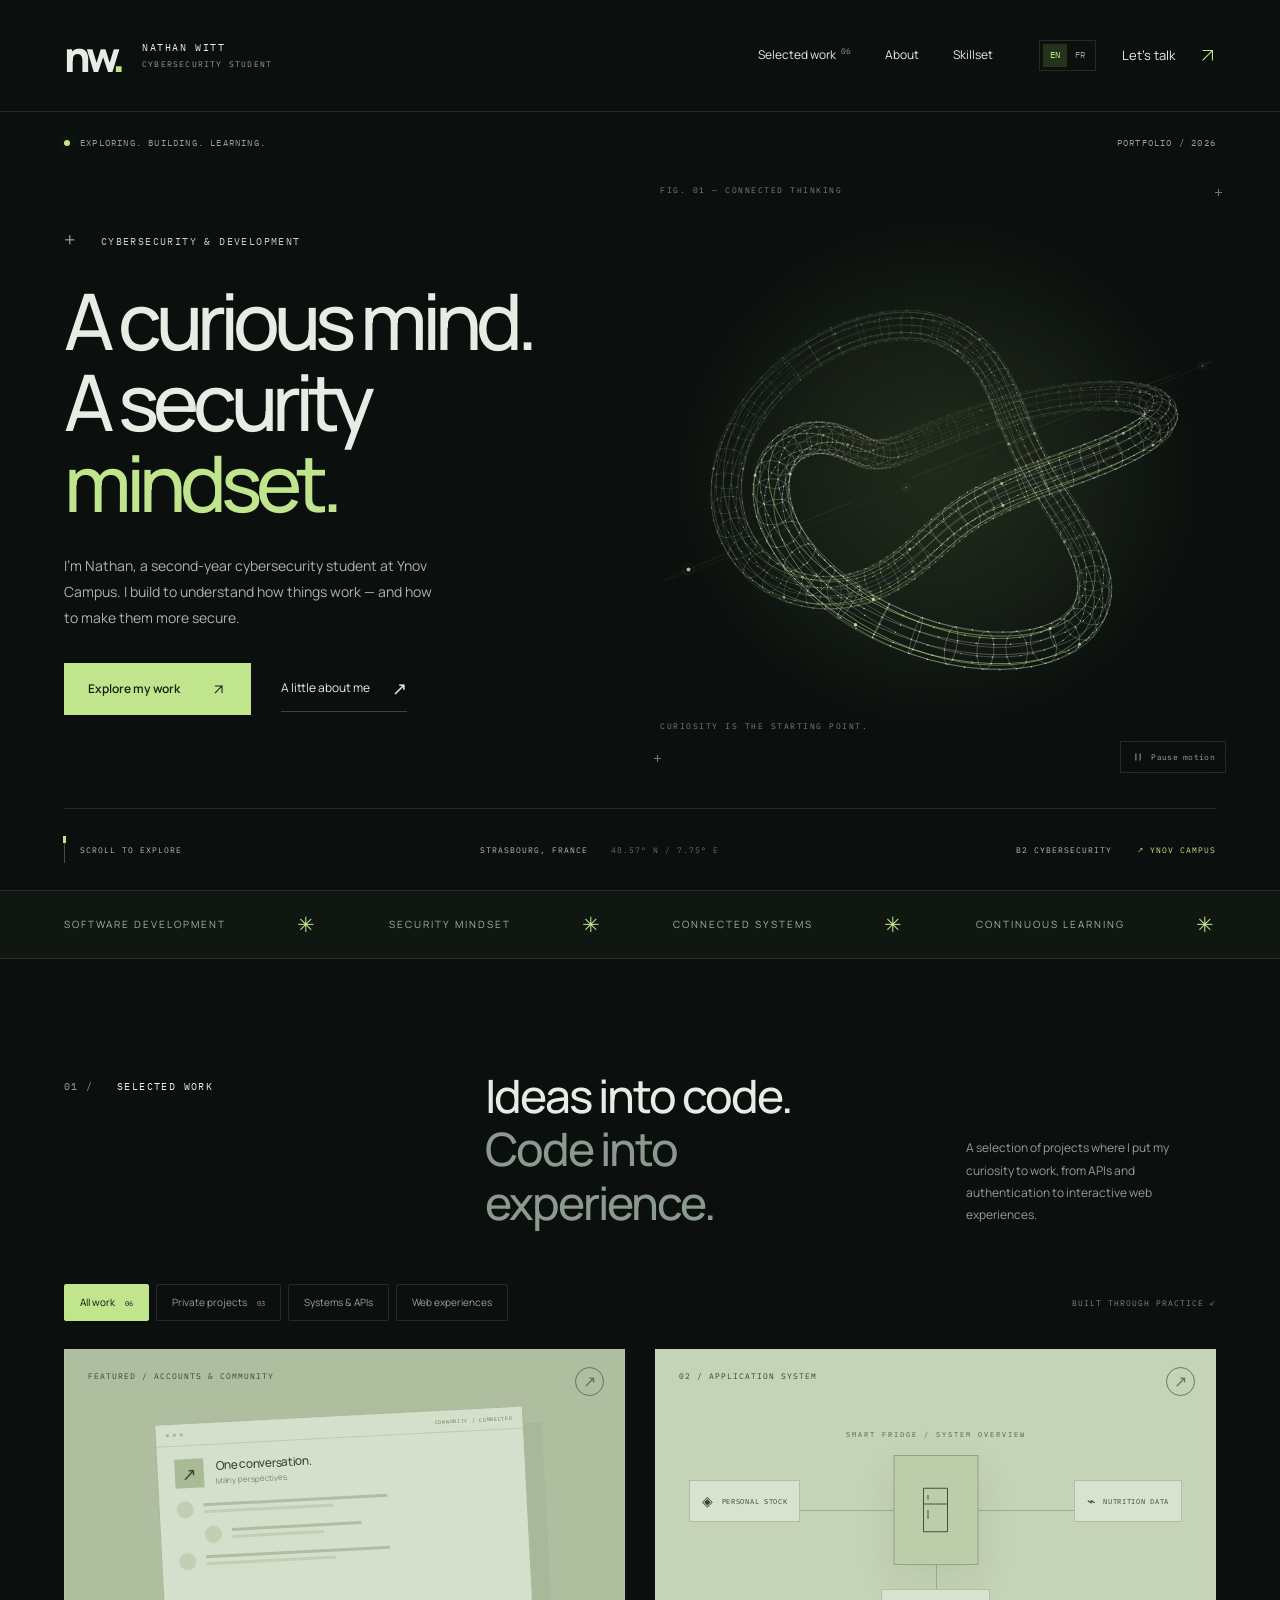
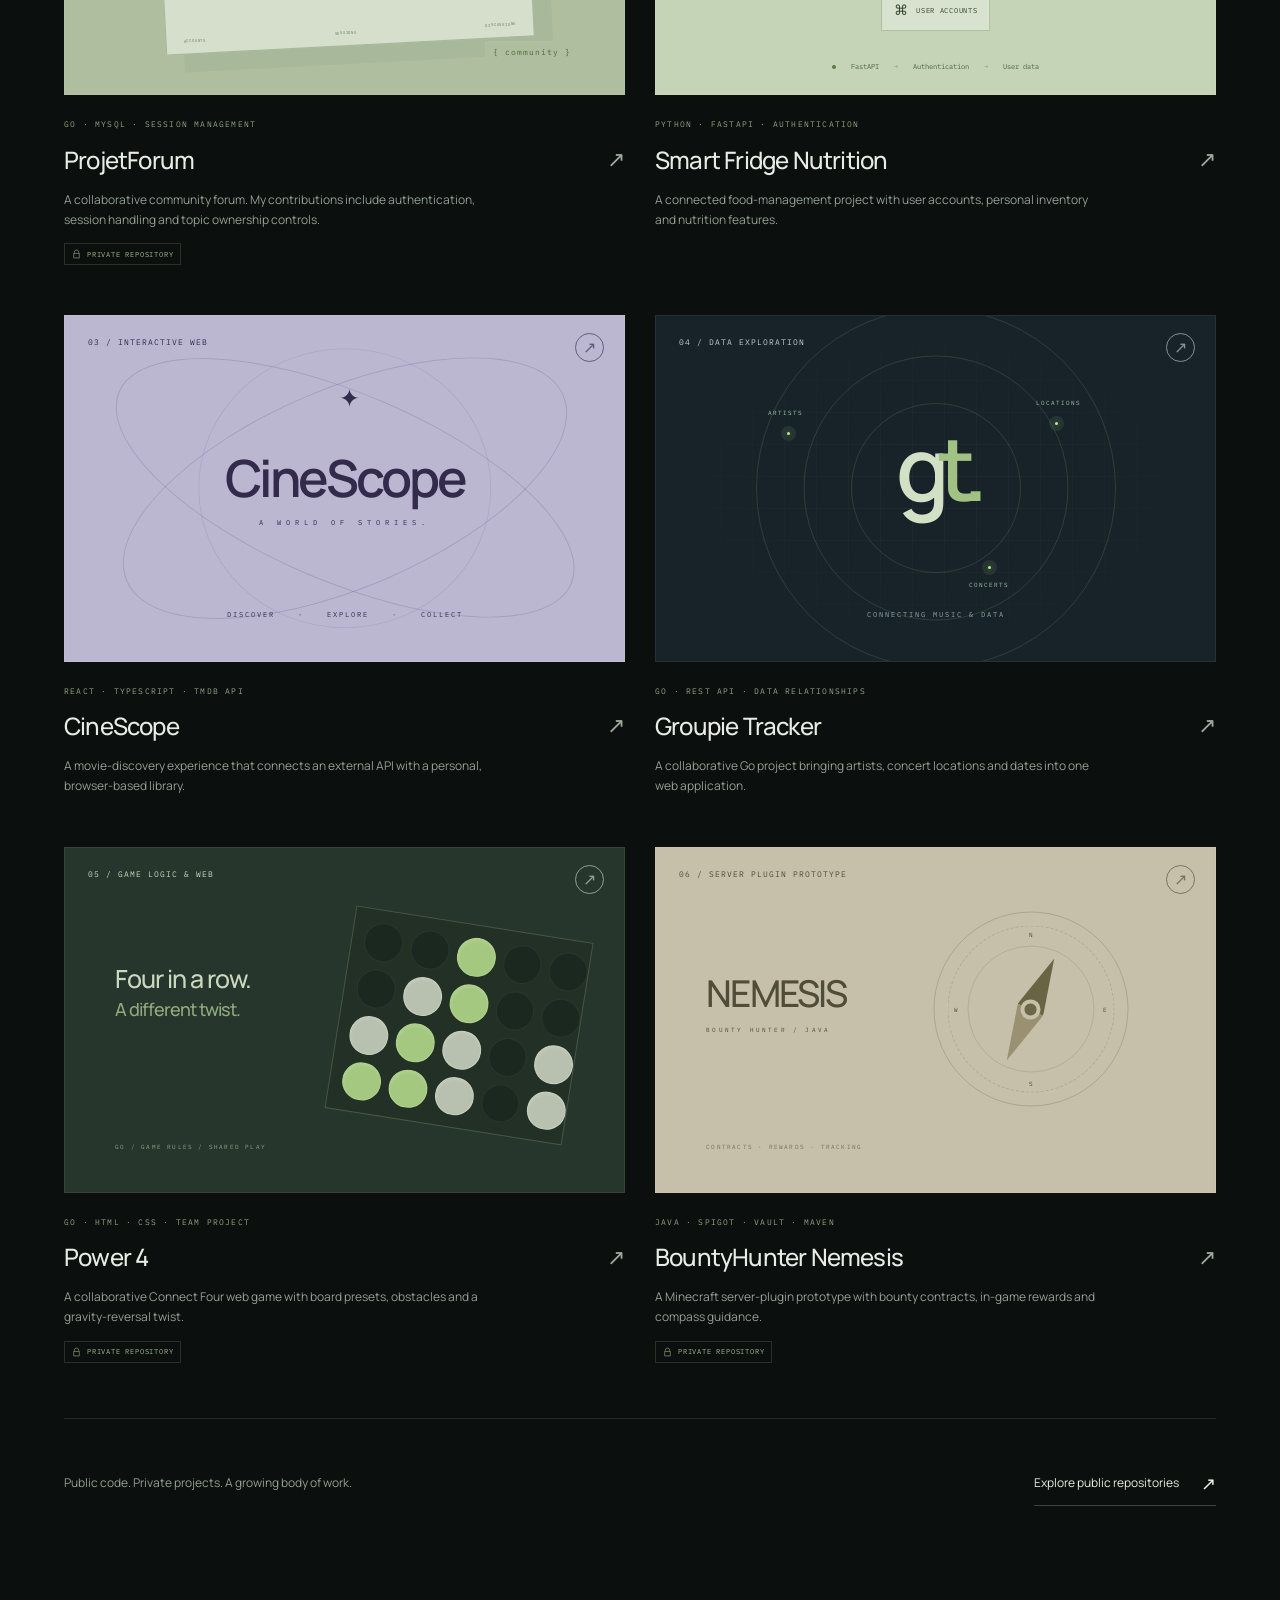
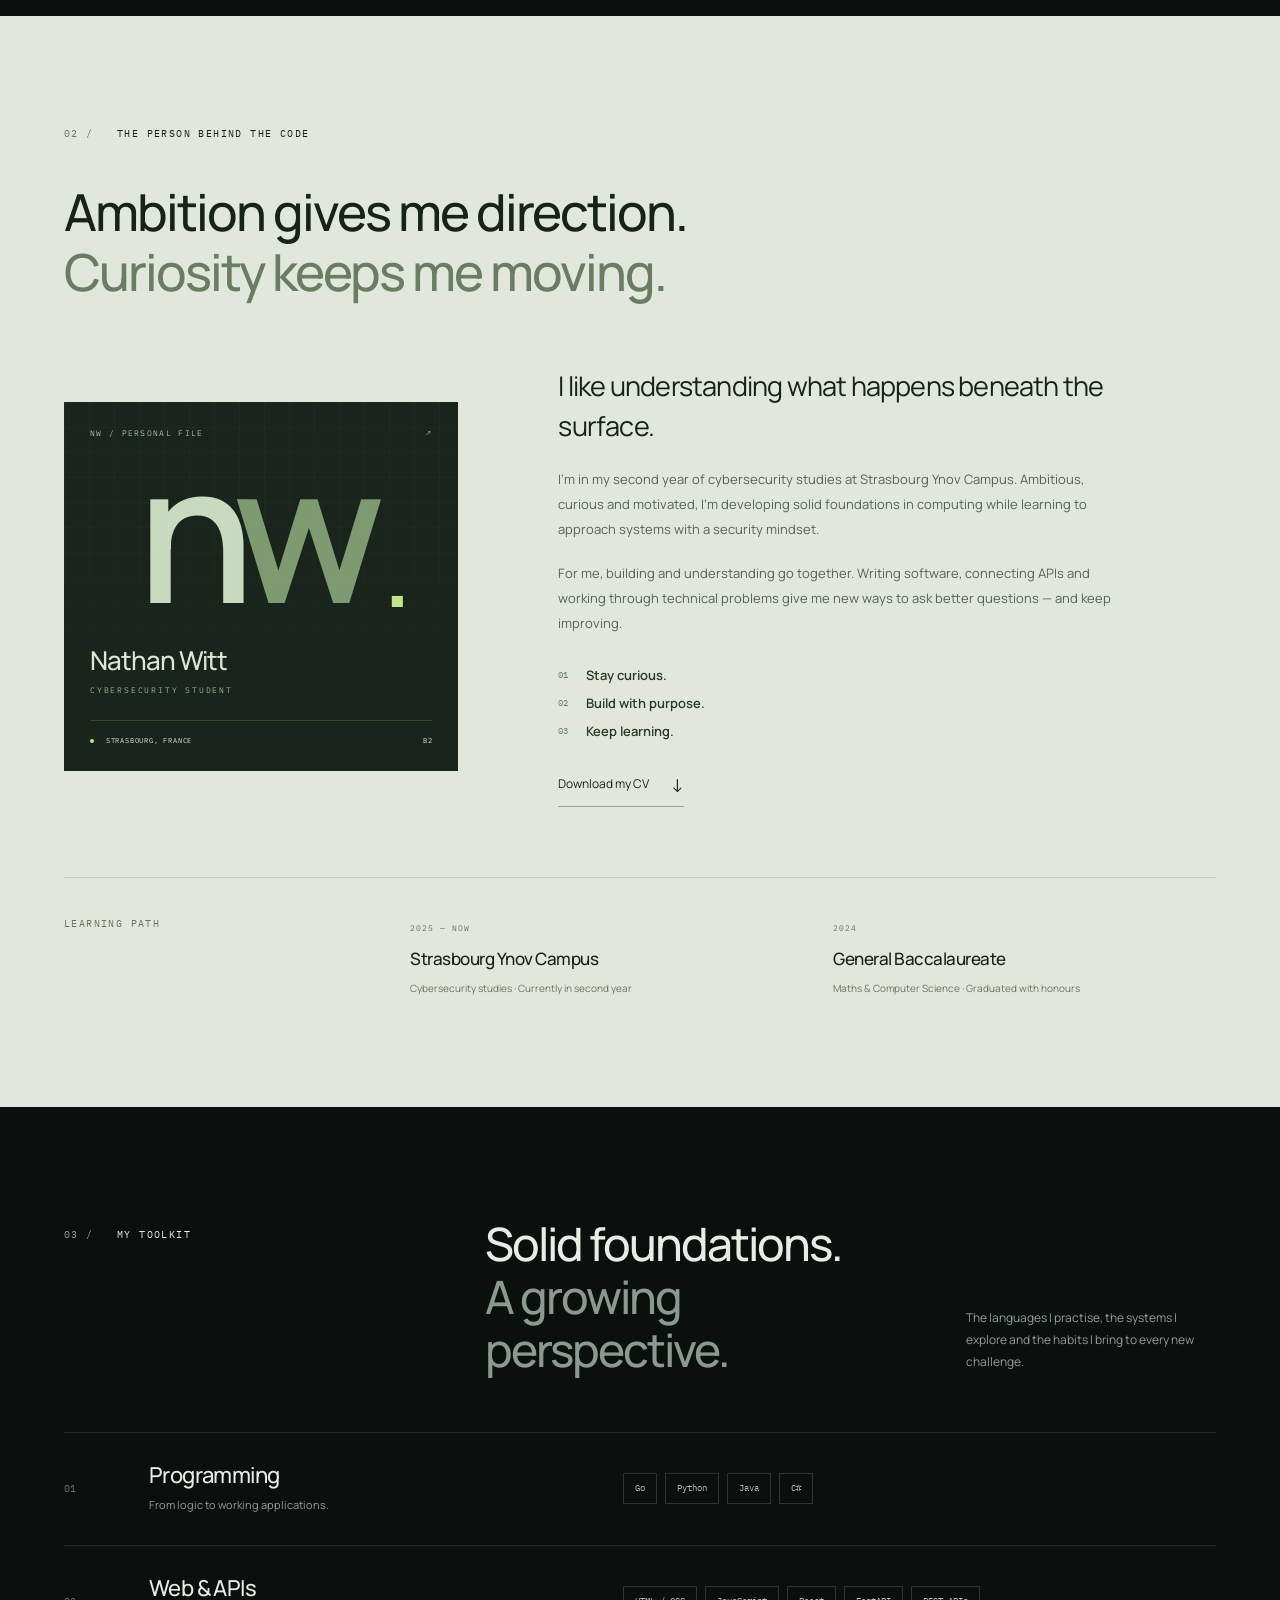
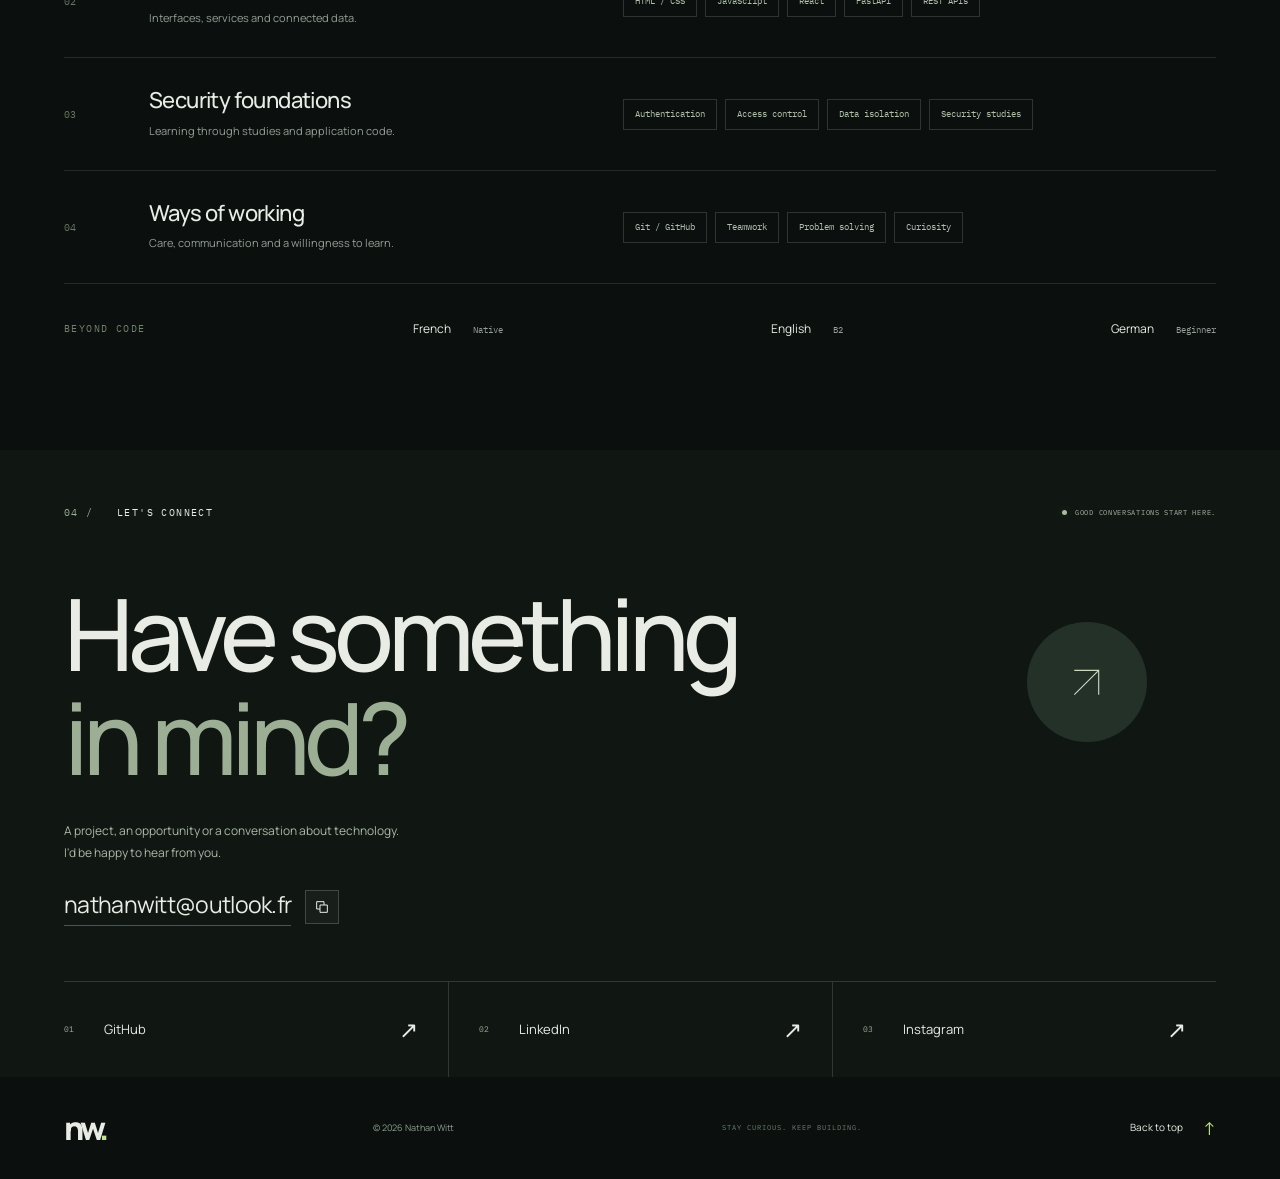
<file: index.html>
<!doctype html>
<html lang="en">
<head>
  <meta charset="utf-8">
  <meta name="viewport" content="width=device-width,initial-scale=1">
  <meta name="theme-color" content="#0b100e">
  <meta name="description" content="Nathan Witt — second-year cybersecurity student at Strasbourg Ynov Campus. Explore selected projects in software, web development and security-minded engineering.">
  <meta property="og:title" content="Nathan Witt — A curious mind. A security mindset.">
  <meta property="og:description" content="Cybersecurity student at Strasbourg Ynov Campus. Selected projects, technical foundations and a drive to keep learning.">
  <meta property="og:type" content="website">
  <meta property="og:url" content="https://wittnathan24-lab.github.io/">
  <link rel="canonical" href="https://wittnathan24-lab.github.io/">
  <link rel="alternate" hreflang="en" href="https://wittnathan24-lab.github.io/">
  <link rel="alternate" hreflang="fr" href="https://wittnathan24-lab.github.io/fr/">
  <title>Nathan Witt — Cybersecurity & Development</title>
  <link rel="icon" type="image/svg+xml" href="assets/favicon.svg">
  <link rel="preload" href="assets/manrope.ttf" as="font" type="font/ttf" crossorigin>
  <link rel="stylesheet" href="assets/style.css?v=20261022-contact">
  <link rel="stylesheet" href="assets/languages.css">
  <script src="assets/field.js" defer></script>
  <script src="assets/main.js" defer></script>
</head>
<body>
  <a class="skip-link" href="#main">Skip to content</a>
  <div class="reading-progress" aria-hidden="true"></div>
  <header class="site-header">
    <a href="#home" class="brand" aria-label="Nathan Witt, home"><span class="monogram">nw<span>.</span></span><span class="brand-name">NATHAN WITT<span>CYBERSECURITY STUDENT</span></span></a>
    <nav class="desktop-nav" aria-label="Main navigation"><a href="#work">Selected work <span>06</span></a><a href="#about">About</a><a href="#expertise">Skillset</a></nav>
    <nav class="language-switch" aria-label="Site language"><a href="./" lang="en" hreflang="en" aria-current="page">EN</a><a href="fr/" lang="fr" hreflang="fr">FR</a></nav>
    <a class="contact-nav" href="#contact">Let's talk <svg viewBox="0 0 24 24" aria-hidden="true"><path d="M5 19 19 5M5 5h14v14"/></svg></a>
    <button class="menu-toggle" aria-label="Open navigation" aria-expanded="false" aria-controls="mobile-nav"><span></span><span></span></button>
  </header>
  <nav id="mobile-nav" class="mobile-nav" aria-label="Mobile navigation" inert><a href="#work">Selected work <span>01</span></a><a href="#about">About <span>02</span></a><a href="#expertise">Skillset <span>03</span></a><a href="#contact">Contact <span>04</span></a></nav>
  <main id="main">
    <section class="hero" id="home" aria-labelledby="hero-title">
      <div class="hero-topline"><span><i class="status-dot"></i> EXPLORING. BUILDING. LEARNING.</span><span class="edition">PORTFOLIO / 2026</span></div>
      <div class="hero-content">
        <div class="hero-copy">
          <p class="eyebrow intro-label"><span class="tiny-cross">+</span> CYBERSECURITY & DEVELOPMENT</p>
          <h1 id="hero-title">A curious mind.<br>A security<br><span>mindset.</span></h1>
          <p class="hero-description">I'm Nathan, a second-year cybersecurity student at Ynov Campus. I build to understand how things work — and how to make them more secure.</p>
          <div class="hero-actions"><a class="button button-primary" href="#work">Explore my work <svg viewBox="0 0 24 24" aria-hidden="true"><path d="M7 17 17 7M7 7h10v10"/></svg></a><a class="text-link" href="#about">A little about me <span>↗</span></a></div>
        </div>
        <div class="hero-art">
          <div class="art-glow" aria-hidden="true"></div><canvas id="security-field" role="img" aria-label="An abstract network of interconnected points, representing curiosity, systems and security"></canvas>
          <span class="art-coordinate art-coordinate-top">FIG. 01 — CONNECTED THINKING</span><span class="art-coordinate art-coordinate-bottom">CURIOSITY IS THE STARTING POINT.</span>
          <span class="art-axis axis-one" aria-hidden="true">+</span><span class="art-axis axis-two" aria-hidden="true">+</span>
          <button class="motion-control" id="motion-toggle" type="button" aria-pressed="true"><svg viewBox="0 0 20 20" aria-hidden="true"><path d="M7 5v10M13 5v10"/></svg><span>Pause motion</span></button>
        </div>
      </div>
      <div class="hero-bottom"><a href="#work" class="scroll-cue"><span class="scroll-line" aria-hidden="true"></span>SCROLL TO EXPLORE</a><p>STRASBOURG, FRANCE <span>48.57° N / 7.75° E</span></p><span class="hero-study">B2 CYBERSECURITY <span>↗ YNOV CAMPUS</span></span></div>
    </section>
    <div class="discipline-strip" aria-label="Areas of interest"><div><span>SOFTWARE DEVELOPMENT</span><i>✳</i><span>SECURITY MINDSET</span><i>✳</i><span>CONNECTED SYSTEMS</span><i>✳</i><span>CONTINUOUS LEARNING</span><i>✳</i></div></div>
    <section class="work-section section-shell" id="work" aria-labelledby="work-title">
      <div class="section-heading reveal"><p class="eyebrow"><span>01 /</span> SELECTED WORK</p><div><h2 id="work-title">Ideas into code.<br><span>Code into experience.</span></h2><p>A selection of projects where I put my curiosity to work, from APIs and authentication to interactive web experiences.</p></div></div>
      <div class="work-toolbar reveal"><div class="filters" role="group" aria-label="Filter projects"><button class="filter active" aria-pressed="true" data-filter="all">All work <span>06</span></button><button class="filter" aria-pressed="false" data-filter="private">Private projects <span>03</span></button><button class="filter" aria-pressed="false" data-filter="systems">Systems & APIs</button><button class="filter" aria-pressed="false" data-filter="web">Web experiences</button></div><span class="toolbar-note">BUILT THROUGH PRACTICE ↙</span></div>
      <div class="projects-grid" id="projects-grid">
        <article class="project-card forum-featured reveal" data-category="systems" data-project="forum" data-private="true">
          <button class="project-visual forum-visual" data-open-project="forum" aria-label="Read the ProjetForum case study"><span class="visual-index">FEATURED / ACCOUNTS & COMMUNITY</span><span class="project-open" aria-hidden="true">↗</span><div class="forum-art" aria-hidden="true"><div class="forum-window"><div class="forum-window-bar"><i></i><i></i><i></i><span>COMMUNITY / CONNECTED</span></div><div class="forum-thread"><span class="forum-avatar">↗</span><div><strong>One conversation.</strong><span>Many perspectives.</span></div></div><div class="forum-line"><i></i><div><b></b><span></span></div></div><div class="forum-line"><i></i><div><b></b><span></span></div></div><div class="forum-line"><i></i><div><b></b><span></span></div></div><div class="forum-window-bottom"><span>ACCOUNTS</span><span>SESSIONS</span><span>DISCUSSIONS</span></div></div><span class="forum-floating">{ community }</span></div></button>
          <div class="project-meta"><span class="private-badge"><svg viewBox="0 0 16 16" aria-hidden="true"><path d="M4 7V5a4 4 0 0 1 8 0v2M3 7h10v8H3z"/></svg> PRIVATE REPOSITORY</span><p class="eyebrow">GO · MYSQL · SESSION MANAGEMENT</p><button class="project-title" data-open-project="forum"><h3>ProjetForum</h3><span aria-hidden="true">↗</span></button><p>A collaborative community forum. My contributions include authentication, session handling and topic ownership controls.</p></div>
        </article>
        <article class="project-card reveal" data-category="systems" data-project="fridge">
          <button class="project-visual fridge-visual" data-open-project="fridge" aria-label="Read the Smart Fridge Nutrition case study"><span class="visual-index">02 / APPLICATION SYSTEM</span><span class="project-open" aria-hidden="true">↗</span><div class="fridge-system" aria-hidden="true"><div class="diagram-caption">SMART FRIDGE / SYSTEM OVERVIEW</div><div class="fridge-core"><svg viewBox="0 0 80 80"><path d="M24 11h32v58H24zM24 32h32M30 20v6M30 40v12"/></svg></div><div class="system-node node-a"><span class="node-symbol">◈</span> PERSONAL STOCK</div><div class="system-node node-b"><span class="node-symbol">⌁</span> NUTRITION DATA</div><div class="system-node node-c"><span class="node-symbol">⌘</span> USER ACCOUNTS</div><div class="diagram-line line-a"></div><div class="diagram-line line-b"></div><div class="diagram-line line-c"></div><div class="system-footer"><i></i> FastAPI <span>→</span> Authentication <span>→</span> User data</div></div></button>
          <div class="project-meta"><p class="eyebrow">PYTHON · FASTAPI · AUTHENTICATION</p><button class="project-title" data-open-project="fridge"><h3>Smart Fridge Nutrition</h3><span aria-hidden="true">↗</span></button><p>A connected food-management project with user accounts, personal inventory and nutrition features.</p></div>
        </article>
        <article class="project-card reveal" data-category="web" data-project="cinescope">
          <button class="project-visual cinema-visual" data-open-project="cinescope" aria-label="Read the CineScope case study"><span class="visual-index">03 / INTERACTIVE WEB</span><span class="project-open" aria-hidden="true">↗</span><div class="cinema-art" aria-hidden="true"><div class="cinema-orbit orbit-one"></div><div class="cinema-orbit orbit-two"></div><div class="cinema-orbit orbit-three"></div><span class="cinema-star">✦</span><span class="cinema-type">CineScope<span>A WORLD OF STORIES.</span></span><div class="cinema-caption">DISCOVER <span>·</span> EXPLORE <span>·</span> COLLECT</div></div></button>
          <div class="project-meta"><p class="eyebrow">REACT · TYPESCRIPT · TMDB API</p><button class="project-title" data-open-project="cinescope"><h3>CineScope</h3><span aria-hidden="true">↗</span></button><p>A movie-discovery experience that connects an external API with a personal, browser-based library.</p></div>
        </article>
        <article class="project-card reveal" data-category="systems" data-project="groupie">
          <button class="project-visual groupie-visual" data-open-project="groupie" aria-label="Read the Groupie Tracker case study"><span class="visual-index">04 / DATA EXPLORATION</span><span class="project-open" aria-hidden="true">↗</span><div class="tracker-art" aria-hidden="true"><div class="tracker-grid"></div><div class="tracker-ring ring-1"></div><div class="tracker-ring ring-2"></div><div class="tracker-ring ring-3"></div><div class="tracker-dot dot-1"></div><div class="tracker-dot dot-2"></div><div class="tracker-dot dot-3"></div><span class="tracker-label label-1">ARTISTS</span><span class="tracker-label label-2">LOCATIONS</span><span class="tracker-label label-3">CONCERTS</span><div class="tracker-center">g<span>t.</span></div><div class="tracker-caption">CONNECTING MUSIC & DATA</div></div></button>
          <div class="project-meta"><p class="eyebrow">GO · REST API · DATA RELATIONSHIPS</p><button class="project-title" data-open-project="groupie"><h3>Groupie Tracker</h3><span aria-hidden="true">↗</span></button><p>A collaborative Go project bringing artists, concert locations and dates into one web application.</p></div>
        </article>
        <article class="project-card reveal" data-category="web" data-project="power4" data-private="true">
          <button class="project-visual power-visual" data-open-project="power4" aria-label="Read the Power 4 case study"><span class="visual-index">05 / GAME LOGIC & WEB</span><span class="project-open" aria-hidden="true">↗</span><div class="power-art" aria-hidden="true"><span class="power-title">Four in a row.<br><i>A different twist.</i></span><div class="power-board"><i></i><i></i><i class="p-lime"></i><i></i><i></i><i></i><i class="p-ivory"></i><i class="p-lime"></i><i></i><i></i><i class="p-ivory"></i><i class="p-lime"></i><i class="p-ivory"></i><i></i><i class="p-ivory"></i><i class="p-lime"></i><i class="p-lime"></i><i class="p-ivory"></i><i></i><i class="p-ivory"></i></div><span class="power-caption">GO / GAME RULES / SHARED PLAY</span></div></button>
          <div class="project-meta"><span class="private-badge"><svg viewBox="0 0 16 16" aria-hidden="true"><path d="M4 7V5a4 4 0 0 1 8 0v2M3 7h10v8H3z"/></svg> PRIVATE REPOSITORY</span><p class="eyebrow">GO · HTML · CSS · TEAM PROJECT</p><button class="project-title" data-open-project="power4"><h3>Power 4</h3><span aria-hidden="true">↗</span></button><p>A collaborative Connect Four web game with board presets, obstacles and a gravity-reversal twist.</p></div>
        </article>
        <article class="project-card reveal" data-category="systems" data-project="bounty" data-private="true">
          <button class="project-visual bounty-visual" data-open-project="bounty" aria-label="Read the BountyHunter Nemesis case study"><span class="visual-index">06 / SERVER PLUGIN PROTOTYPE</span><span class="project-open" aria-hidden="true">↗</span><div class="bounty-art" aria-hidden="true"><div class="bounty-compass"><i></i><span>N</span><span>E</span><span>S</span><span>W</span><div class="compass-needle"></div></div><span class="bounty-name">NEMESIS<span>BOUNTY HUNTER / JAVA</span></span><span class="bounty-coordinate">CONTRACTS · REWARDS · TRACKING</span></div></button>
          <div class="project-meta"><span class="private-badge"><svg viewBox="0 0 16 16" aria-hidden="true"><path d="M4 7V5a4 4 0 0 1 8 0v2M3 7h10v8H3z"/></svg> PRIVATE REPOSITORY</span><p class="eyebrow">JAVA · SPIGOT · VAULT · MAVEN</p><button class="project-title" data-open-project="bounty"><h3>BountyHunter Nemesis</h3><span aria-hidden="true">↗</span></button><p>A Minecraft server-plugin prototype with bounty contracts, in-game rewards and compass guidance.</p></div>
        </article>
      </div>
      <div class="work-footer reveal"><p>Public code. Private projects. A growing body of work.</p><a class="text-link" href="https://github.com/wittnathan24-lab?tab=repositories" target="_blank" rel="noopener noreferrer">Explore public repositories <span>↗</span></a></div>
      <p class="sr-only" id="filter-status" role="status" aria-live="polite"></p>
    </section>
    <section class="about-section section-shell" id="about" aria-labelledby="about-title">
      <div class="about-intro reveal"><p class="eyebrow"><span>02 /</span> THE PERSON BEHIND THE CODE</p><h2 id="about-title">Ambition gives me direction.<br><span>Curiosity keeps me moving.</span></h2></div>
      <div class="about-layout"><div class="profile-panel reveal"><div class="profile-panel-top"><span>NW / PERSONAL FILE</span><span>↗</span></div><div class="profile-glyph" aria-hidden="true">n<span>w</span><i>.</i></div><div class="profile-panel-bottom"><h3>Nathan Witt</h3><p>CYBERSECURITY STUDENT</p><div><span><i class="status-dot"></i> STRASBOURG, FRANCE</span><span>B2</span></div></div></div>
        <div class="about-copy reveal"><p class="lead">I like understanding what happens beneath the surface.</p><p>I'm in my second year of cybersecurity studies at Strasbourg Ynov Campus. Ambitious, curious and motivated, I’m developing solid foundations in computing while learning to approach systems with a security mindset.</p><p>For me, building and understanding go together. Writing software, connecting APIs and working through technical problems give me new ways to ask better questions — and keep improving.</p><div class="about-values"><span>01 <strong>Stay curious.</strong></span><span>02 <strong>Build with purpose.</strong></span><span>03 <strong>Keep learning.</strong></span></div><a class="text-link" href="assets/nathan-witt-cv.pdf?v=bell-2026" download="Nathan-Witt-CV.pdf">Download my CV <span>↓</span></a></div>
      </div>
      <div class="education-row reveal"><p class="eyebrow">LEARNING PATH</p><div><span class="education-year">2025 — NOW</span><h3>Strasbourg Ynov Campus</h3><p>Cybersecurity studies · Currently in second year</p></div><div><span class="education-year">2024</span><h3>General Baccalaureate</h3><p>Maths & Computer Science · Graduated with honours</p></div></div>
    </section>
    <section class="expertise-section section-shell" id="expertise" aria-labelledby="expertise-title"><div class="section-heading reveal"><p class="eyebrow"><span>03 /</span> MY TOOLKIT</p><div><h2 id="expertise-title">Solid foundations.<br><span>A growing perspective.</span></h2><p>The languages I practise, the systems I explore and the habits I bring to every new challenge.</p></div></div>
      <div class="skills-table">
        <div class="skill-row reveal"><span class="skill-number">01</span><div class="skill-name"><h3>Programming</h3><p>From logic to working applications.</p></div><div class="skill-tags"><span>Go</span><span>Python</span><span>Java</span><span>C#</span></div></div>
        <div class="skill-row reveal"><span class="skill-number">02</span><div class="skill-name"><h3>Web & APIs</h3><p>Interfaces, services and connected data.</p></div><div class="skill-tags"><span>HTML / CSS</span><span>JavaScript</span><span>React</span><span>FastAPI</span><span>REST APIs</span></div></div>
        <div class="skill-row reveal"><span class="skill-number">03</span><div class="skill-name"><h3>Security foundations</h3><p>Learning through studies and application code.</p></div><div class="skill-tags"><span>Authentication</span><span>Access control</span><span>Data isolation</span><span>Security studies</span></div></div>
        <div class="skill-row reveal"><span class="skill-number">04</span><div class="skill-name"><h3>Ways of working</h3><p>Care, communication and a willingness to learn.</p></div><div class="skill-tags"><span>Git / GitHub</span><span>Teamwork</span><span>Problem solving</span><span>Curiosity</span></div></div>
      </div><div class="languages-row reveal"><span class="eyebrow">BEYOND CODE</span><p>French <span>Native</span></p><p>English <span>B2</span></p><p>German <span>Beginner</span></p></div>
    </section>
    <section class="contact-section section-shell" id="contact" aria-labelledby="contact-title"><div class="contact-top reveal"><p class="eyebrow"><span>04 /</span> LET'S CONNECT</p><span class="contact-note"><i class="status-dot"></i> GOOD CONVERSATIONS START HERE.</span></div><div class="contact-body reveal"><h2 id="contact-title">Have something<br><span>in mind?</span><a href="mailto:nathanwitt@outlook.fr" class="contact-orb" aria-label="Email Nathan Witt"><svg viewBox="0 0 48 48" aria-hidden="true"><path d="M11 37 37 11M11 11h26v26"/></svg></a></h2><p>A project, an opportunity or a conversation about technology.<br>I'd be happy to hear from you.</p><div class="email-row"><a href="mailto:nathanwitt@outlook.fr">nathanwitt@outlook.fr</a><button id="copy-email" aria-label="Copy email address" title="Copy email address"><svg viewBox="0 0 24 24" aria-hidden="true"><path d="M9 9h11v11H9zM15 9V4H4v11h5"/></svg></button><span id="copy-status" role="status" aria-live="polite"></span></div></div><div class="social-row reveal"><a href="https://github.com/wittnathan24-lab" target="_blank" rel="noopener noreferrer"><span>01</span> GitHub <i>↗</i></a><a href="https://www.linkedin.com/in/nathan-witt-605bb2263/" target="_blank" rel="noopener noreferrer"><span>02</span> LinkedIn <i>↗</i></a><a href="https://www.instagram.com/nathanwt.pro/" target="_blank" rel="noopener noreferrer"><span>03</span> Instagram <i>↗</i></a></div></section>
  </main>
  <footer class="site-footer"><a class="monogram" href="#home" aria-label="Back to top">nw<span>.</span></a><p>© <span id="year">2026</span> Nathan Witt</p><span>STAY CURIOUS. KEEP BUILDING.</span><a href="#home" class="back-top">Back to top <span>↑</span></a></footer>
  <dialog id="project-dialog" aria-labelledby="dialog-title"><div class="dialog-top"><p class="eyebrow" id="dialog-eyebrow">PROJECT NOTES</p><button id="close-dialog" aria-label="Close project details">Close <span>×</span></button></div><div class="dialog-content"><h2 id="dialog-title"></h2><p class="dialog-intro" id="dialog-intro"></p><div id="dialog-tags" class="skill-tags"></div><div class="dialog-rule"></div><div id="dialog-sections"></div><a id="dialog-source" class="button button-primary" target="_blank" rel="noopener noreferrer">Explore the source <span>↗</span></a><p class="source-note">Project descriptions are based on the public repository. Visual covers are original illustrations.</p></div></dialog>
</body>
</html>
</file>
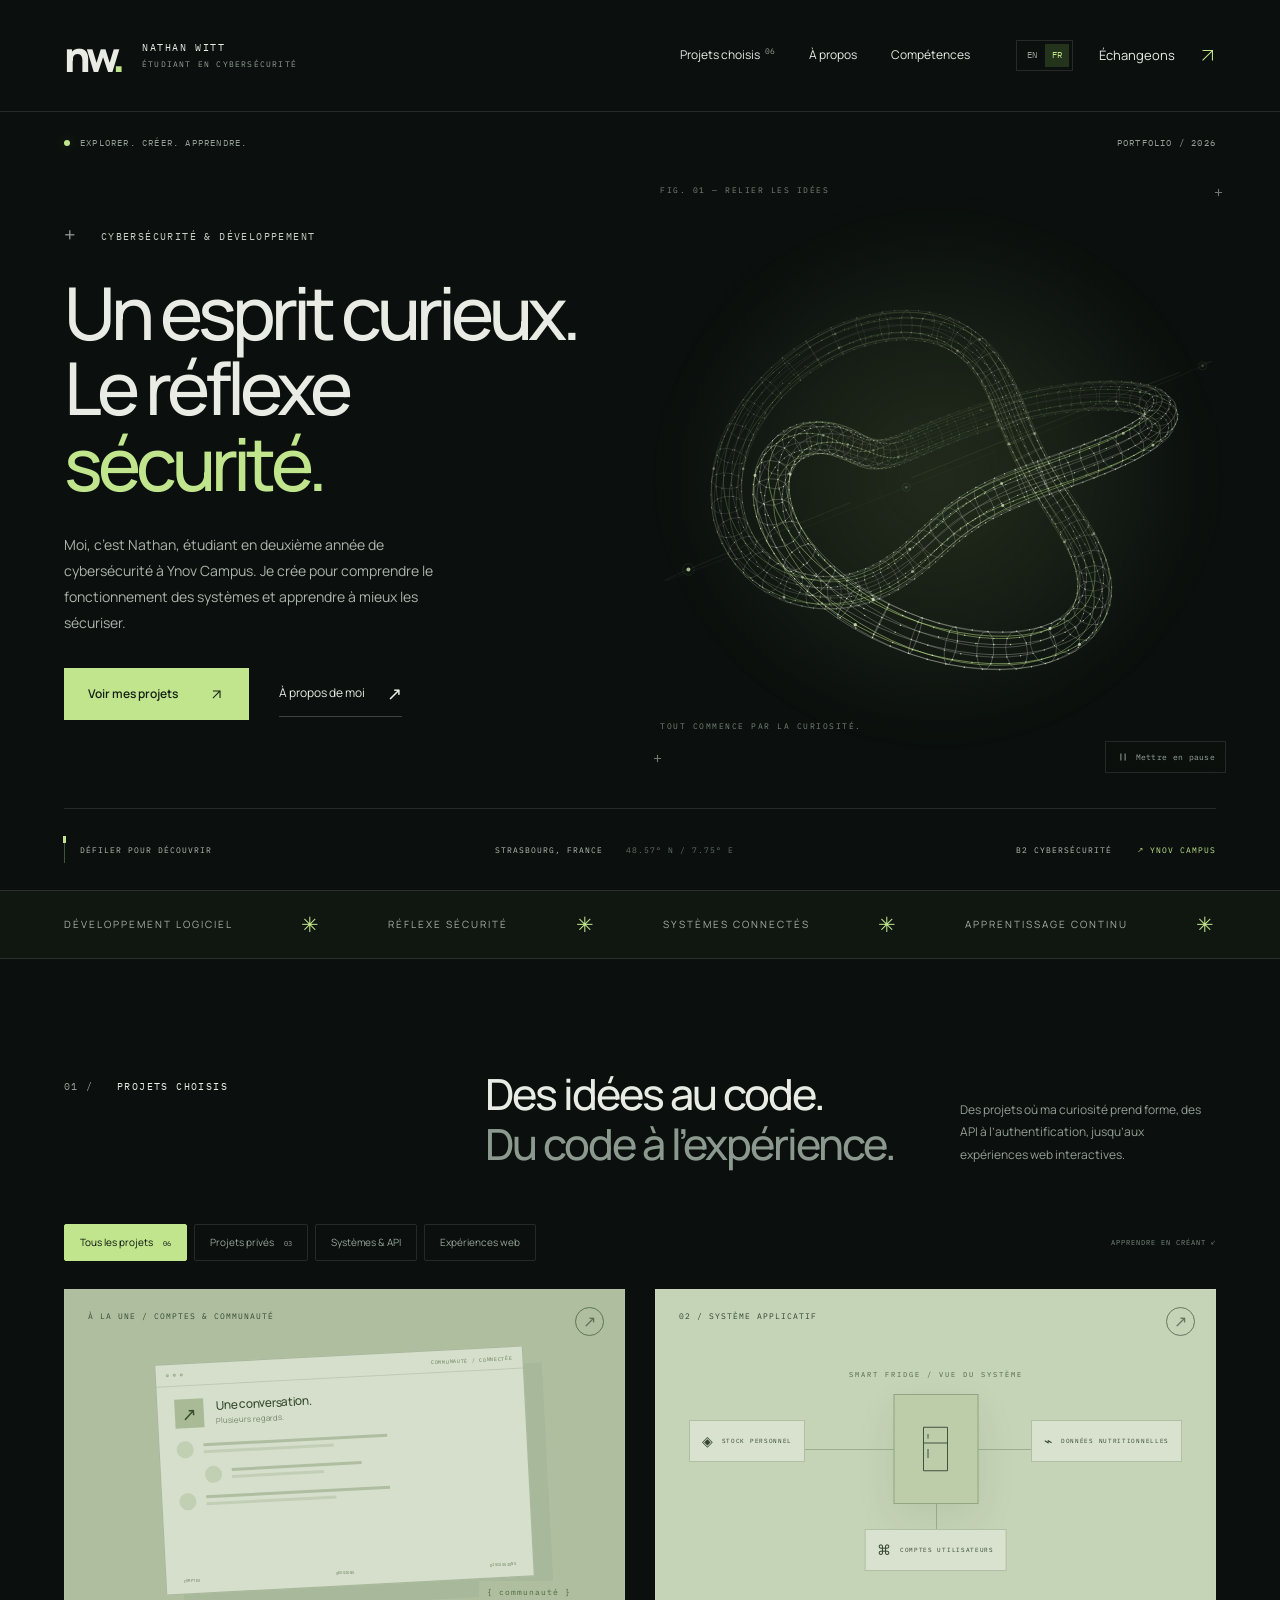
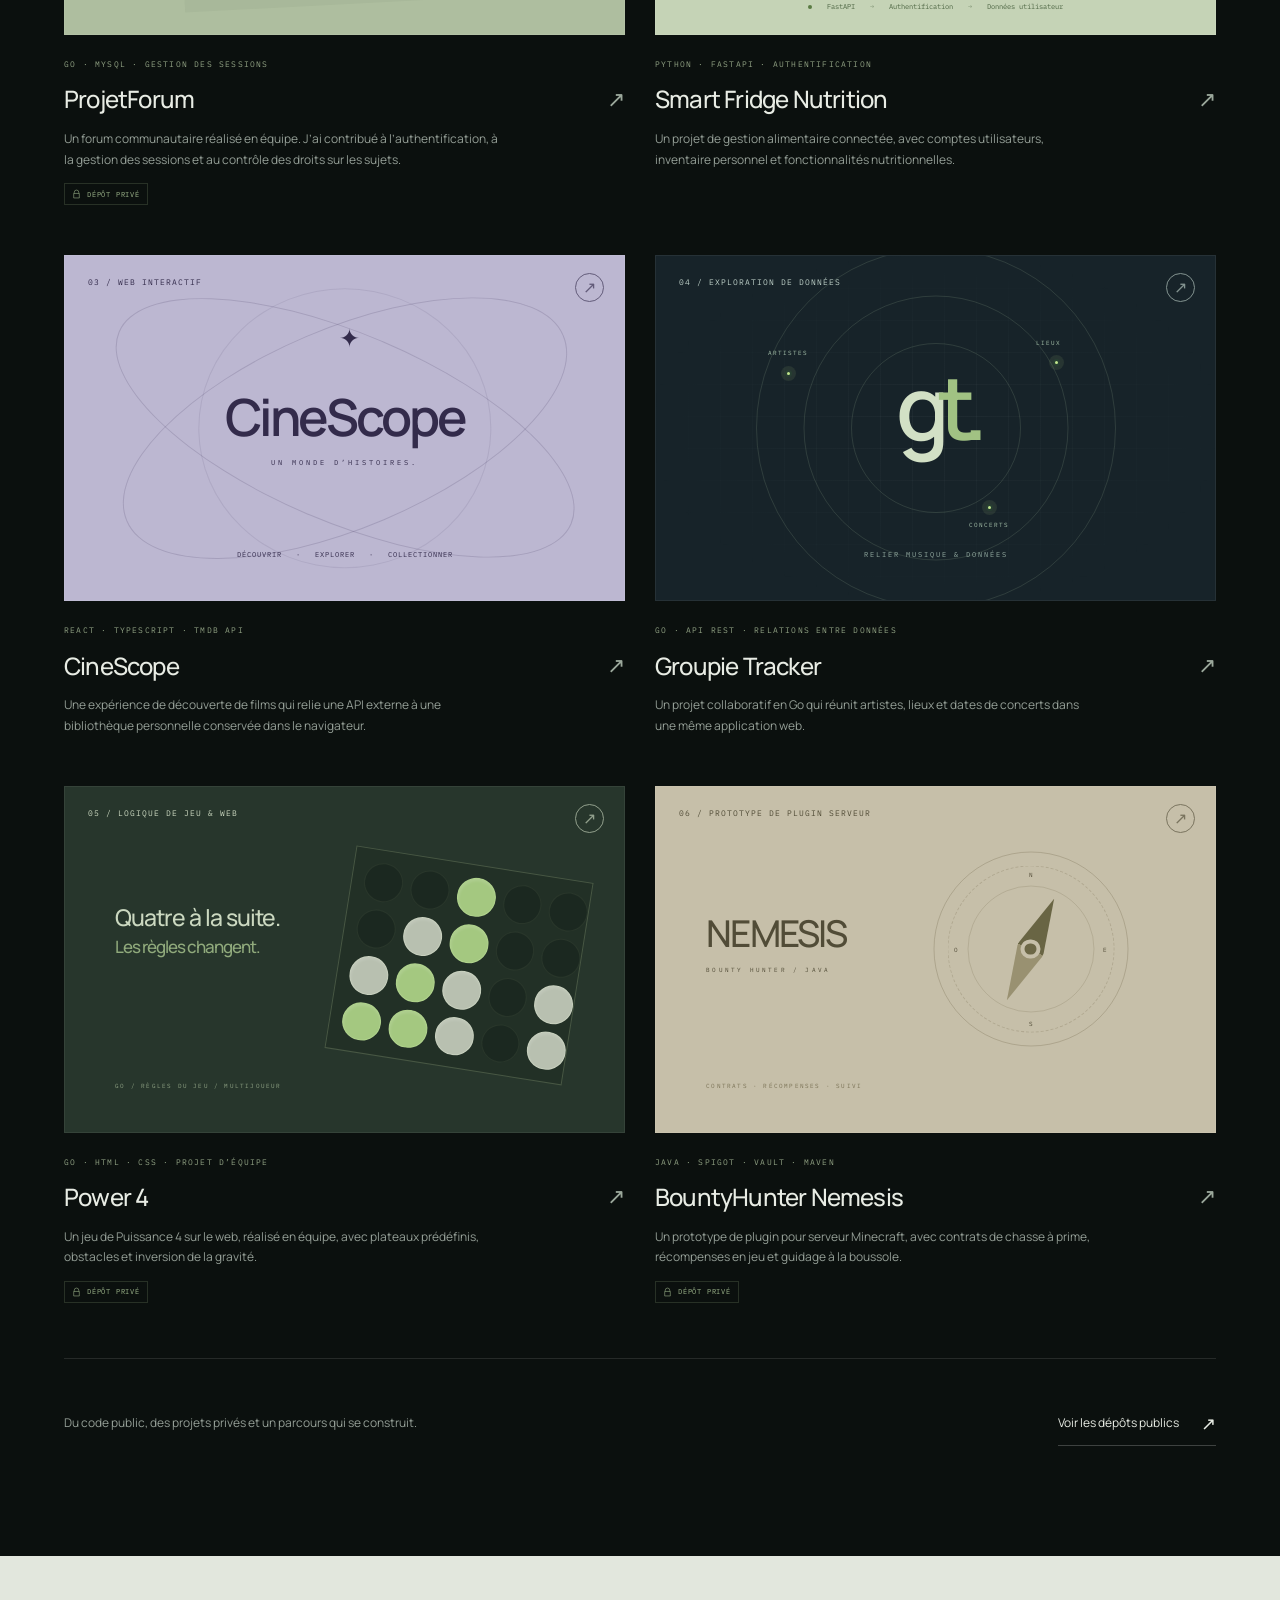
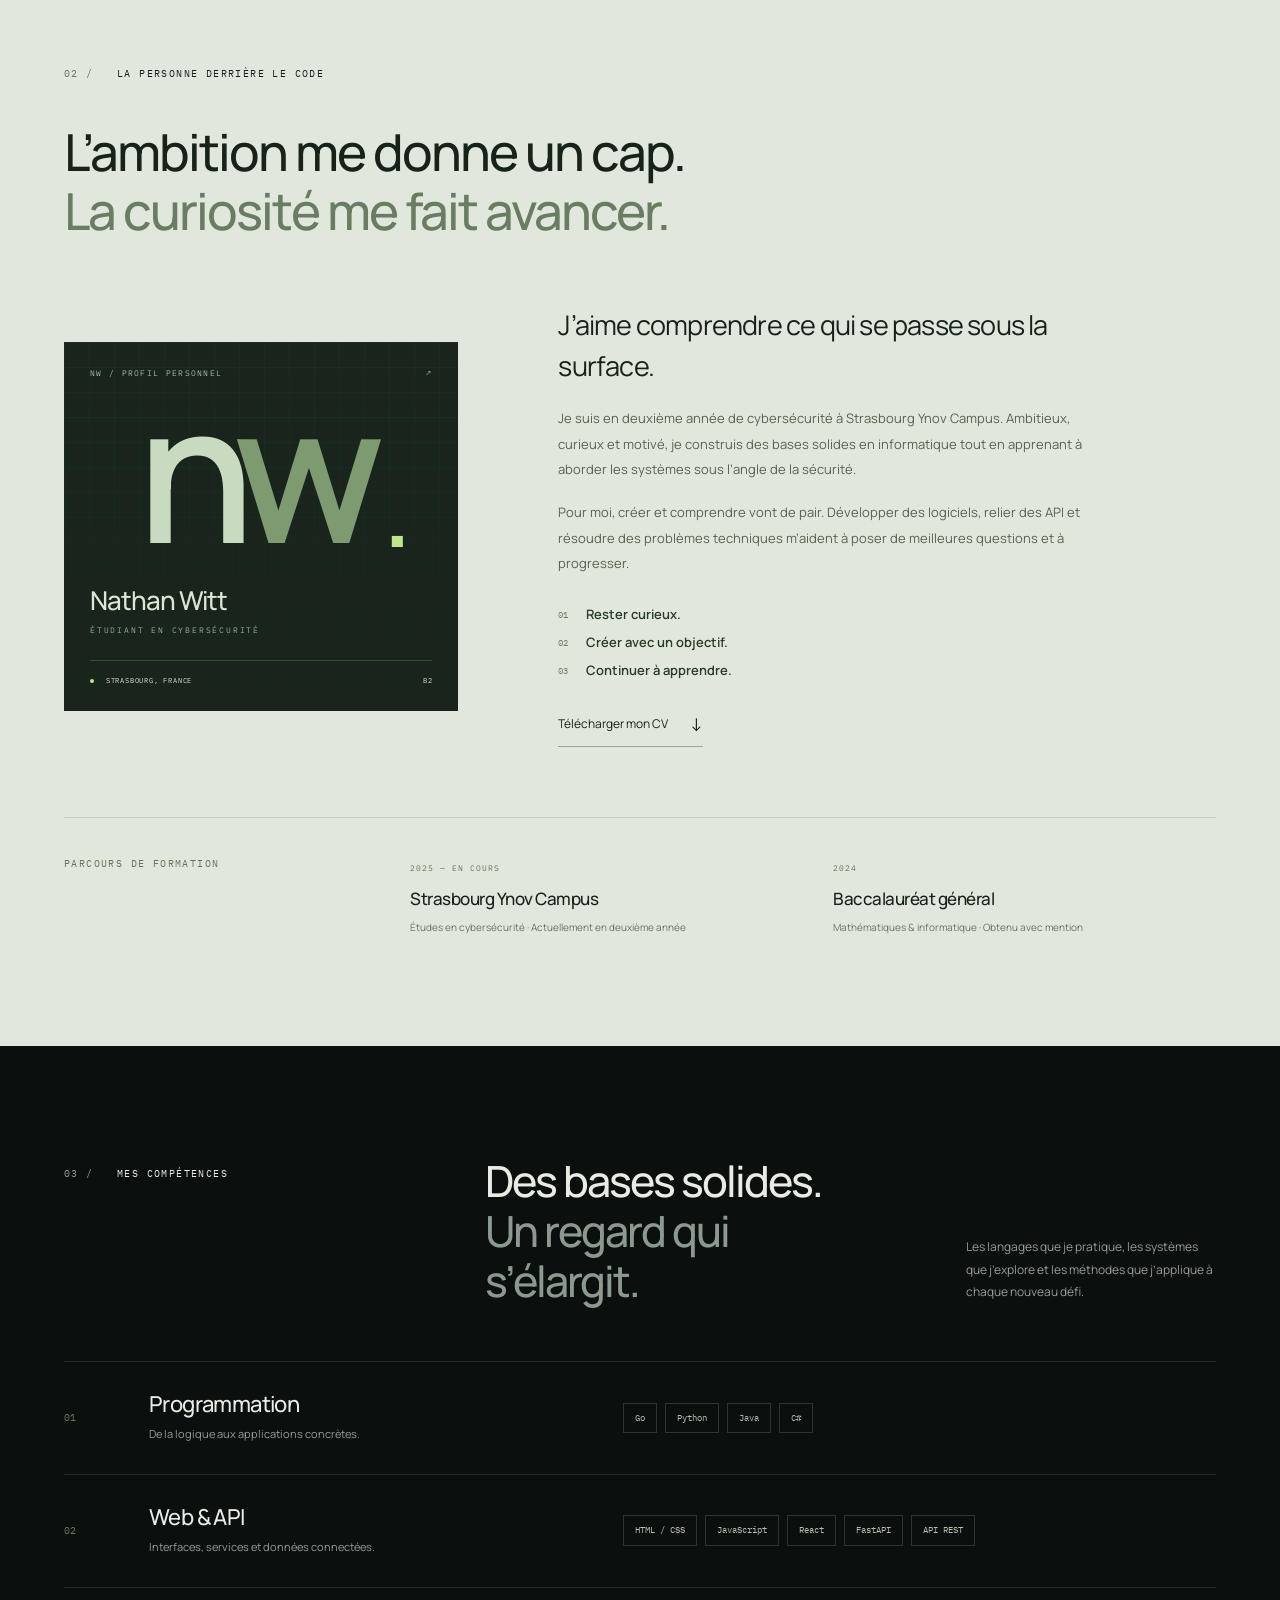
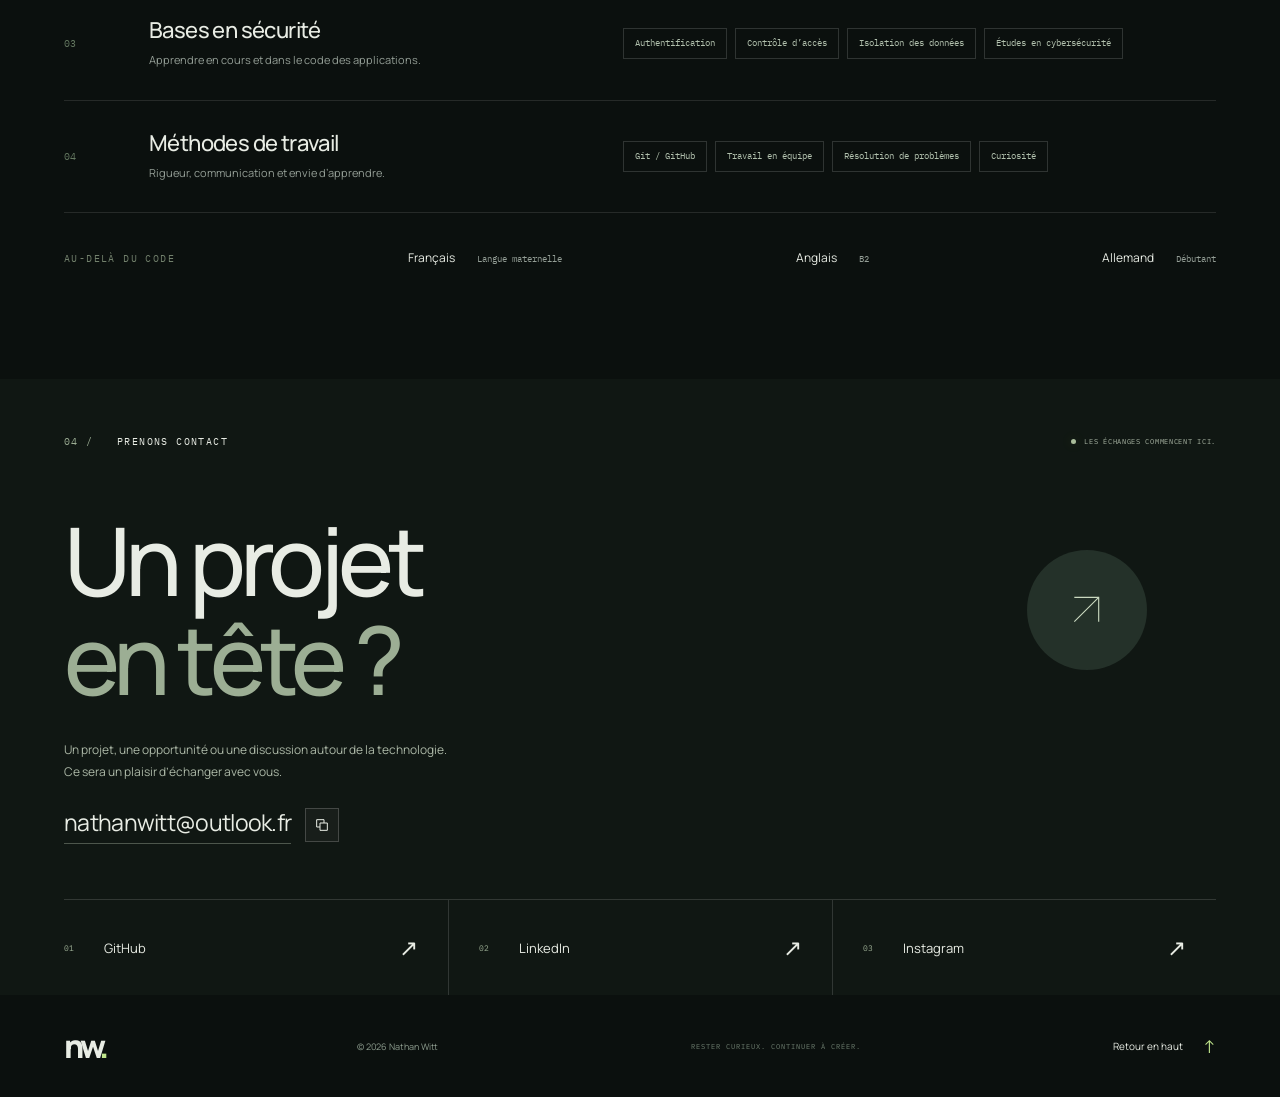
<file: fr/index.html>
<!doctype html>
<html lang="fr">
<head>
  <meta charset="utf-8">
  <meta name="viewport" content="width=device-width,initial-scale=1">
  <meta name="theme-color" content="#0b100e">
  <meta name="description" content="Nathan Witt — étudiant en deuxième année de cybersécurité à Strasbourg Ynov Campus. Découvrez mes projets en développement, mes compétences et mon approche de la sécurité.">
  <meta property="og:title" content="Nathan Witt — Un esprit curieux. Le réflexe sécurité.">
  <meta property="og:description" content="Étudiant en cybersécurité à Strasbourg Ynov Campus. Des projets concrets, des bases techniques et l’envie de continuer à apprendre.">
  <meta property="og:type" content="website">
  <meta property="og:url" content="https://wittnathan24-lab.github.io/fr/">
  <title>Nathan Witt — Cybersécurité & Développement</title>
  <link rel="canonical" href="https://wittnathan24-lab.github.io/fr/">
  <link rel="alternate" hreflang="en" href="https://wittnathan24-lab.github.io/">
  <link rel="alternate" hreflang="fr" href="https://wittnathan24-lab.github.io/fr/">
  <link rel="icon" type="image/svg+xml" href="../assets/favicon.svg">
  <link rel="preload" href="../assets/manrope.ttf" as="font" type="font/ttf" crossorigin>
  <link rel="stylesheet" href="../assets/style.css?v=20261022-contact">
  <link rel="stylesheet" href="../assets/languages.css">
  <script src="../assets/field.js" defer></script>
  <script src="../assets/main-fr.js" defer></script>
</head>
<body>
  <a class="skip-link" href="#main">Aller au contenu</a>
  <div class="reading-progress" aria-hidden="true"></div>
  <header class="site-header">
    <a href="#home" class="brand" aria-label="Nathan Witt, accueil"><span class="monogram">nw<span>.</span></span><span class="brand-name">NATHAN WITT<span>ÉTUDIANT EN CYBERSÉCURITÉ</span></span></a>
    <nav class="desktop-nav" aria-label="Navigation principale"><a href="#work">Projets choisis <span>06</span></a><a href="#about">À propos</a><a href="#expertise">Compétences</a></nav>
    <nav class="language-switch" aria-label="Langue du site"><a href="../" lang="en" hreflang="en">EN</a><a href="./" lang="fr" hreflang="fr" aria-current="page">FR</a></nav>
    <a class="contact-nav" href="#contact">Échangeons <svg viewBox="0 0 24 24" aria-hidden="true"><path d="M5 19 19 5M5 5h14v14"/></svg></a>
    <button class="menu-toggle" aria-label="Ouvrir le menu" aria-expanded="false" aria-controls="mobile-nav"><span></span><span></span></button>
  </header>
  <nav id="mobile-nav" class="mobile-nav" aria-label="Navigation mobile" inert><a href="#work">Projets choisis <span>01</span></a><a href="#about">À propos <span>02</span></a><a href="#expertise">Compétences <span>03</span></a><a href="#contact">Contact <span>04</span></a></nav>
  <main id="main">
    <section class="hero" id="home" aria-labelledby="hero-title">
      <div class="hero-topline"><span><i class="status-dot"></i> EXPLORER. CRÉER. APPRENDRE.</span><span class="edition">PORTFOLIO / 2026</span></div>
      <div class="hero-content">
        <div class="hero-copy">
          <p class="eyebrow intro-label"><span class="tiny-cross">+</span> CYBERSÉCURITÉ & DÉVELOPPEMENT</p>
          <h1 id="hero-title">Un esprit curieux.<br>Le réflexe<br><span>sécurité.</span></h1>
          <p class="hero-description">Moi, c’est Nathan, étudiant en deuxième année de cybersécurité à Ynov Campus. Je crée pour comprendre le fonctionnement des systèmes et apprendre à mieux les sécuriser.</p>
          <div class="hero-actions"><a class="button button-primary" href="#work">Voir mes projets <svg viewBox="0 0 24 24" aria-hidden="true"><path d="M7 17 17 7M7 7h10v10"/></svg></a><a class="text-link" href="#about">À propos de moi <span>↗</span></a></div>
        </div>
        <div class="hero-art">
          <div class="art-glow" aria-hidden="true"></div><canvas id="security-field" role="img" aria-label="Un réseau abstrait de points reliés, qui évoque la curiosité, les systèmes et la sécurité"></canvas>
          <span class="art-coordinate art-coordinate-top">FIG. 01 — RELIER LES IDÉES</span><span class="art-coordinate art-coordinate-bottom">TOUT COMMENCE PAR LA CURIOSITÉ.</span>
          <span class="art-axis axis-one" aria-hidden="true">+</span><span class="art-axis axis-two" aria-hidden="true">+</span>
          <button class="motion-control" id="motion-toggle" type="button" aria-pressed="true"><svg viewBox="0 0 20 20" aria-hidden="true"><path d="M7 5v10M13 5v10"/></svg><span>Mettre en pause</span></button>
        </div>
      </div>
      <div class="hero-bottom"><a href="#work" class="scroll-cue"><span class="scroll-line" aria-hidden="true"></span>DÉFILER POUR DÉCOUVRIR</a><p>STRASBOURG, FRANCE <span>48.57° N / 7.75° E</span></p><span class="hero-study">B2 CYBERSÉCURITÉ <span>↗ YNOV CAMPUS</span></span></div>
    </section>
    <div class="discipline-strip" aria-label="Domaines d’intérêt"><div><span>DÉVELOPPEMENT LOGICIEL</span><i>✳</i><span>RÉFLEXE SÉCURITÉ</span><i>✳</i><span>SYSTÈMES CONNECTÉS</span><i>✳</i><span>APPRENTISSAGE CONTINU</span><i>✳</i></div></div>
    <section class="work-section section-shell" id="work" aria-labelledby="work-title">
      <div class="section-heading reveal"><p class="eyebrow"><span>01 /</span> PROJETS CHOISIS</p><div><h2 id="work-title">Des idées au code.<br><span>Du code à l’expérience.</span></h2><p>Des projets où ma curiosité prend forme, des API à l’authentification, jusqu’aux expériences web interactives.</p></div></div>
      <div class="work-toolbar reveal"><div class="filters" role="group" aria-label="Filtrer les projets"><button class="filter active" aria-pressed="true" data-filter="all">Tous les projets <span>06</span></button><button class="filter" aria-pressed="false" data-filter="private">Projets privés <span>03</span></button><button class="filter" aria-pressed="false" data-filter="systems">Systèmes & API</button><button class="filter" aria-pressed="false" data-filter="web">Expériences web</button></div><span class="toolbar-note">APPRENDRE EN CRÉANT ↙</span></div>
      <div class="projects-grid" id="projects-grid">
        <article class="project-card forum-featured reveal" data-category="systems" data-project="forum" data-private="true">
          <button class="project-visual forum-visual" data-open-project="forum" aria-label="Découvrir le projet ProjetForum"><span class="visual-index">À LA UNE / COMPTES & COMMUNAUTÉ</span><span class="project-open" aria-hidden="true">↗</span><div class="forum-art" aria-hidden="true"><div class="forum-window"><div class="forum-window-bar"><i></i><i></i><i></i><span>COMMUNAUTÉ / CONNECTÉE</span></div><div class="forum-thread"><span class="forum-avatar">↗</span><div><strong>Une conversation.</strong><span>Plusieurs regards.</span></div></div><div class="forum-line"><i></i><div><b></b><span></span></div></div><div class="forum-line"><i></i><div><b></b><span></span></div></div><div class="forum-line"><i></i><div><b></b><span></span></div></div><div class="forum-window-bottom"><span>COMPTES</span><span>SESSIONS</span><span>DISCUSSIONS</span></div></div><span class="forum-floating">{ communauté }</span></div></button>
          <div class="project-meta"><span class="private-badge"><svg viewBox="0 0 16 16" aria-hidden="true"><path d="M4 7V5a4 4 0 0 1 8 0v2M3 7h10v8H3z"/></svg> DÉPÔT PRIVÉ</span><p class="eyebrow">GO · MYSQL · GESTION DES SESSIONS</p><button class="project-title" data-open-project="forum"><h3>ProjetForum</h3><span aria-hidden="true">↗</span></button><p>Un forum communautaire réalisé en équipe. J’ai contribué à l’authentification, à la gestion des sessions et au contrôle des droits sur les sujets.</p></div>
        </article>
        <article class="project-card reveal" data-category="systems" data-project="fridge">
          <button class="project-visual fridge-visual" data-open-project="fridge" aria-label="Découvrir le projet Smart Fridge Nutrition"><span class="visual-index">02 / SYSTÈME APPLICATIF</span><span class="project-open" aria-hidden="true">↗</span><div class="fridge-system" aria-hidden="true"><div class="diagram-caption">SMART FRIDGE / VUE DU SYSTÈME</div><div class="fridge-core"><svg viewBox="0 0 80 80"><path d="M24 11h32v58H24zM24 32h32M30 20v6M30 40v12"/></svg></div><div class="system-node node-a"><span class="node-symbol">◈</span> STOCK PERSONNEL</div><div class="system-node node-b"><span class="node-symbol">⌁</span> DONNÉES NUTRITIONNELLES</div><div class="system-node node-c"><span class="node-symbol">⌘</span> COMPTES UTILISATEURS</div><div class="diagram-line line-a"></div><div class="diagram-line line-b"></div><div class="diagram-line line-c"></div><div class="system-footer"><i></i> FastAPI <span>→</span> Authentification <span>→</span> Données utilisateur</div></div></button>
          <div class="project-meta"><p class="eyebrow">PYTHON · FASTAPI · AUTHENTIFICATION</p><button class="project-title" data-open-project="fridge"><h3>Smart Fridge Nutrition</h3><span aria-hidden="true">↗</span></button><p>Un projet de gestion alimentaire connectée, avec comptes utilisateurs, inventaire personnel et fonctionnalités nutritionnelles.</p></div>
        </article>
        <article class="project-card reveal" data-category="web" data-project="cinescope">
          <button class="project-visual cinema-visual" data-open-project="cinescope" aria-label="Découvrir le projet CineScope"><span class="visual-index">03 / WEB INTERACTIF</span><span class="project-open" aria-hidden="true">↗</span><div class="cinema-art" aria-hidden="true"><div class="cinema-orbit orbit-one"></div><div class="cinema-orbit orbit-two"></div><div class="cinema-orbit orbit-three"></div><span class="cinema-star">✦</span><span class="cinema-type">CineScope<span>UN MONDE D’HISTOIRES.</span></span><div class="cinema-caption">DÉCOUVRIR <span>·</span> EXPLORER <span>·</span> COLLECTIONNER</div></div></button>
          <div class="project-meta"><p class="eyebrow">REACT · TYPESCRIPT · TMDB API</p><button class="project-title" data-open-project="cinescope"><h3>CineScope</h3><span aria-hidden="true">↗</span></button><p>Une expérience de découverte de films qui relie une API externe à une bibliothèque personnelle conservée dans le navigateur.</p></div>
        </article>
        <article class="project-card reveal" data-category="systems" data-project="groupie">
          <button class="project-visual groupie-visual" data-open-project="groupie" aria-label="Découvrir le projet Groupie Tracker"><span class="visual-index">04 / EXPLORATION DE DONNÉES</span><span class="project-open" aria-hidden="true">↗</span><div class="tracker-art" aria-hidden="true"><div class="tracker-grid"></div><div class="tracker-ring ring-1"></div><div class="tracker-ring ring-2"></div><div class="tracker-ring ring-3"></div><div class="tracker-dot dot-1"></div><div class="tracker-dot dot-2"></div><div class="tracker-dot dot-3"></div><span class="tracker-label label-1">ARTISTES</span><span class="tracker-label label-2">LIEUX</span><span class="tracker-label label-3">CONCERTS</span><div class="tracker-center">g<span>t.</span></div><div class="tracker-caption">RELIER MUSIQUE & DONNÉES</div></div></button>
          <div class="project-meta"><p class="eyebrow">GO · API REST · RELATIONS ENTRE DONNÉES</p><button class="project-title" data-open-project="groupie"><h3>Groupie Tracker</h3><span aria-hidden="true">↗</span></button><p>Un projet collaboratif en Go qui réunit artistes, lieux et dates de concerts dans une même application web.</p></div>
        </article>
        <article class="project-card reveal" data-category="web" data-project="power4" data-private="true">
          <button class="project-visual power-visual" data-open-project="power4" aria-label="Découvrir le projet Power 4"><span class="visual-index">05 / LOGIQUE DE JEU & WEB</span><span class="project-open" aria-hidden="true">↗</span><div class="power-art" aria-hidden="true"><span class="power-title">Quatre à la suite.<br><i>Les règles changent.</i></span><div class="power-board"><i></i><i></i><i class="p-lime"></i><i></i><i></i><i></i><i class="p-ivory"></i><i class="p-lime"></i><i></i><i></i><i class="p-ivory"></i><i class="p-lime"></i><i class="p-ivory"></i><i></i><i class="p-ivory"></i><i class="p-lime"></i><i class="p-lime"></i><i class="p-ivory"></i><i></i><i class="p-ivory"></i></div><span class="power-caption">GO / RÈGLES DU JEU / MULTIJOUEUR</span></div></button>
          <div class="project-meta"><span class="private-badge"><svg viewBox="0 0 16 16" aria-hidden="true"><path d="M4 7V5a4 4 0 0 1 8 0v2M3 7h10v8H3z"/></svg> DÉPÔT PRIVÉ</span><p class="eyebrow">GO · HTML · CSS · PROJET D’ÉQUIPE</p><button class="project-title" data-open-project="power4"><h3>Power 4</h3><span aria-hidden="true">↗</span></button><p>Un jeu de Puissance 4 sur le web, réalisé en équipe, avec plateaux prédéfinis, obstacles et inversion de la gravité.</p></div>
        </article>
        <article class="project-card reveal" data-category="systems" data-project="bounty" data-private="true">
          <button class="project-visual bounty-visual" data-open-project="bounty" aria-label="Découvrir le projet BountyHunter Nemesis"><span class="visual-index">06 / PROTOTYPE DE PLUGIN SERVEUR</span><span class="project-open" aria-hidden="true">↗</span><div class="bounty-art" aria-hidden="true"><div class="bounty-compass"><i></i><span>N</span><span>E</span><span>S</span><span>O</span><div class="compass-needle"></div></div><span class="bounty-name">NEMESIS<span>BOUNTY HUNTER / JAVA</span></span><span class="bounty-coordinate">CONTRATS · RÉCOMPENSES · SUIVI</span></div></button>
          <div class="project-meta"><span class="private-badge"><svg viewBox="0 0 16 16" aria-hidden="true"><path d="M4 7V5a4 4 0 0 1 8 0v2M3 7h10v8H3z"/></svg> DÉPÔT PRIVÉ</span><p class="eyebrow">JAVA · SPIGOT · VAULT · MAVEN</p><button class="project-title" data-open-project="bounty"><h3>BountyHunter Nemesis</h3><span aria-hidden="true">↗</span></button><p>Un prototype de plugin pour serveur Minecraft, avec contrats de chasse à prime, récompenses en jeu et guidage à la boussole.</p></div>
        </article>
      </div>
      <div class="work-footer reveal"><p>Du code public, des projets privés et un parcours qui se construit.</p><a class="text-link" href="https://github.com/wittnathan24-lab?tab=repositories" target="_blank" rel="noopener noreferrer">Voir les dépôts publics <span>↗</span></a></div>
      <p class="sr-only" id="filter-status" role="status" aria-live="polite"></p>
    </section>
    <section class="about-section section-shell" id="about" aria-labelledby="about-title">
      <div class="about-intro reveal"><p class="eyebrow"><span>02 /</span> LA PERSONNE DERRIÈRE LE CODE</p><h2 id="about-title">L’ambition me donne un cap.<br><span>La curiosité me fait avancer.</span></h2></div>
      <div class="about-layout"><div class="profile-panel reveal"><div class="profile-panel-top"><span>NW / PROFIL PERSONNEL</span><span>↗</span></div><div class="profile-glyph" aria-hidden="true">n<span>w</span><i>.</i></div><div class="profile-panel-bottom"><h3>Nathan Witt</h3><p>ÉTUDIANT EN CYBERSÉCURITÉ</p><div><span><i class="status-dot"></i> STRASBOURG, FRANCE</span><span>B2</span></div></div></div>
        <div class="about-copy reveal"><p class="lead">J’aime comprendre ce qui se passe sous la surface.</p><p>Je suis en deuxième année de cybersécurité à Strasbourg Ynov Campus. Ambitieux, curieux et motivé, je construis des bases solides en informatique tout en apprenant à aborder les systèmes sous l’angle de la sécurité.</p><p>Pour moi, créer et comprendre vont de pair. Développer des logiciels, relier des API et résoudre des problèmes techniques m’aident à poser de meilleures questions et à progresser.</p><div class="about-values"><span>01 <strong>Rester curieux.</strong></span><span>02 <strong>Créer avec un objectif.</strong></span><span>03 <strong>Continuer à apprendre.</strong></span></div><a class="text-link" href="../assets/nathan-witt-cv-fr.pdf?v=bell-2026" download="Nathan-Witt-CV-FR.pdf">Télécharger mon CV <span>↓</span></a></div>
      </div>
      <div class="education-row reveal"><p class="eyebrow">PARCOURS DE FORMATION</p><div><span class="education-year">2025 — EN COURS</span><h3>Strasbourg Ynov Campus</h3><p>Études en cybersécurité · Actuellement en deuxième année</p></div><div><span class="education-year">2024</span><h3>Baccalauréat général</h3><p>Mathématiques & informatique · Obtenu avec mention</p></div></div>
    </section>
    <section class="expertise-section section-shell" id="expertise" aria-labelledby="expertise-title"><div class="section-heading reveal"><p class="eyebrow"><span>03 /</span> MES COMPÉTENCES</p><div><h2 id="expertise-title">Des bases solides.<br><span>Un regard qui s’élargit.</span></h2><p>Les langages que je pratique, les systèmes que j’explore et les méthodes que j’applique à chaque nouveau défi.</p></div></div>
      <div class="skills-table">
        <div class="skill-row reveal"><span class="skill-number">01</span><div class="skill-name"><h3>Programmation</h3><p>De la logique aux applications concrètes.</p></div><div class="skill-tags"><span>Go</span><span>Python</span><span>Java</span><span>C#</span></div></div>
        <div class="skill-row reveal"><span class="skill-number">02</span><div class="skill-name"><h3>Web & API</h3><p>Interfaces, services et données connectées.</p></div><div class="skill-tags"><span>HTML / CSS</span><span>JavaScript</span><span>React</span><span>FastAPI</span><span>API REST</span></div></div>
        <div class="skill-row reveal"><span class="skill-number">03</span><div class="skill-name"><h3>Bases en sécurité</h3><p>Apprendre en cours et dans le code des applications.</p></div><div class="skill-tags"><span>Authentification</span><span>Contrôle d’accès</span><span>Isolation des données</span><span>Études en cybersécurité</span></div></div>
        <div class="skill-row reveal"><span class="skill-number">04</span><div class="skill-name"><h3>Méthodes de travail</h3><p>Rigueur, communication et envie d’apprendre.</p></div><div class="skill-tags"><span>Git / GitHub</span><span>Travail en équipe</span><span>Résolution de problèmes</span><span>Curiosité</span></div></div>
      </div><div class="languages-row reveal"><span class="eyebrow">AU-DELÀ DU CODE</span><p>Français <span>Langue maternelle</span></p><p>Anglais <span>B2</span></p><p>Allemand <span>Débutant</span></p></div>
    </section>
    <section class="contact-section section-shell" id="contact" aria-labelledby="contact-title"><div class="contact-top reveal"><p class="eyebrow"><span>04 /</span> PRENONS CONTACT</p><span class="contact-note"><i class="status-dot"></i> LES ÉCHANGES COMMENCENT ICI.</span></div><div class="contact-body reveal"><h2 id="contact-title">Un projet<br><span>en tête ?</span><a href="mailto:nathanwitt@outlook.fr" class="contact-orb" aria-label="Écrire à Nathan Witt"><svg viewBox="0 0 48 48" aria-hidden="true"><path d="M11 37 37 11M11 11h26v26"/></svg></a></h2><p>Un projet, une opportunité ou une discussion autour de la technologie.<br>Ce sera un plaisir d’échanger avec vous.</p><div class="email-row"><a href="mailto:nathanwitt@outlook.fr">nathanwitt@outlook.fr</a><button id="copy-email" aria-label="Copier l’adresse e-mail" title="Copier l’adresse e-mail"><svg viewBox="0 0 24 24" aria-hidden="true"><path d="M9 9h11v11H9zM15 9V4H4v11h5"/></svg></button><span id="copy-status" role="status" aria-live="polite"></span></div></div><div class="social-row reveal"><a href="https://github.com/wittnathan24-lab" target="_blank" rel="noopener noreferrer"><span>01</span> GitHub <i>↗</i></a><a href="https://www.linkedin.com/in/nathan-witt-605bb2263/" target="_blank" rel="noopener noreferrer"><span>02</span> LinkedIn <i>↗</i></a><a href="https://www.instagram.com/nathanwt.pro/" target="_blank" rel="noopener noreferrer"><span>03</span> Instagram <i>↗</i></a></div></section>
  </main>
  <footer class="site-footer"><a class="monogram" href="#home" aria-label="Retour en haut">nw<span>.</span></a><p>© <span id="year">2026</span> Nathan Witt</p><span>RESTER CURIEUX. CONTINUER À CRÉER.</span><a href="#home" class="back-top">Retour en haut <span>↑</span></a></footer>
  <dialog id="project-dialog" aria-labelledby="dialog-title"><div class="dialog-top"><p class="eyebrow" id="dialog-eyebrow">DÉTAILS DU PROJET</p><button id="close-dialog" aria-label="Fermer les détails du projet">Fermer <span>×</span></button></div><div class="dialog-content"><h2 id="dialog-title"></h2><p class="dialog-intro" id="dialog-intro"></p><div id="dialog-tags" class="skill-tags"></div><div class="dialog-rule"></div><div id="dialog-sections"></div><a id="dialog-source" class="button button-primary" target="_blank" rel="noopener noreferrer">Voir le code source <span>↗</span></a><p class="source-note">Les descriptions s’appuient sur les dépôts des projets. Les visuels sont des illustrations originales.</p></div></dialog>
</body>
</html>
</file>
<file: assets/style.css>
@font-face{font-family:Manrope;src:url('manrope.ttf') format('truetype');font-weight:200 800;font-display:swap}
@font-face{font-family:Plex;src:url('plex-mono.ttf') format('truetype');font-weight:400;font-display:swap}
:root{--bg:#0b100e;--panel:#121915;--ink:#e8ece4;--muted:#949e96;--green:#c0e58c;--line:#ffffff1c;--mono:Plex,'Courier New',monospace;--sans:Manrope,'Segoe UI',sans-serif}
*{box-sizing:border-box}html{scroll-behavior:smooth;scroll-padding-top:90px}body{margin:0;background:var(--bg);color:var(--ink);font-family:var(--sans);font-size:15px;line-height:1.7;-webkit-font-smoothing:antialiased}body.dialog-open{overflow:hidden}a{color:inherit;text-decoration:none}button{font:inherit;color:inherit;cursor:pointer}button,a{-webkit-tap-highlight-color:transparent}button{border:0}a:focus-visible,button:focus-visible{outline:2px solid var(--green);outline-offset:6px}::selection{background:var(--green);color:var(--bg)}h1,h2,h3,p{margin:0}h1,h2,h3{font-weight:500;line-height:1.1}button svg,a svg{width:22px;height:22px;fill:none;stroke:currentColor;stroke-width:1.5}button svg{pointer-events:none}.sr-only{position:absolute;width:1px;height:1px;padding:0;overflow:hidden;clip:rect(0,0,0,0);white-space:nowrap;border:0}.skip-link{position:fixed;top:-70px;left:20px;z-index:100;background:var(--green);color:var(--bg);padding:10px 20px}.skip-link:focus{top:12px}.reading-progress{height:2px;position:fixed;left:0;top:0;background:var(--green);width:0;z-index:99;pointer-events:none}.site-header{height:112px;max-width:1560px;margin:auto;padding:0 64px;display:flex;align-items:center;justify-content:space-between;gap:30px;border-bottom:1px solid var(--line);position:relative;z-index:30}.brand{display:flex;align-items:center;gap:22px}.monogram{font-weight:800;font-size:42px;line-height:1;letter-spacing:-5px}.monogram span{color:var(--green)}.brand-name{font:10px var(--mono);letter-spacing:1.6px;line-height:1.8}.brand-name>span{display:block;font-size:8px;color:var(--muted);letter-spacing:1.2px}.desktop-nav{display:flex;gap:34px;margin-left:auto;margin-right:75px;font-size:12px}.desktop-nav a{position:relative;transition:color .2s}.desktop-nav a:hover,.desktop-nav a.current{color:var(--green)}.desktop-nav a>span{font:8px var(--mono);vertical-align:super;color:var(--muted);margin-left:3px}.contact-nav{font-size:13px;display:flex;align-items:center;gap:24px}.contact-nav svg{width:17px;height:17px;color:var(--green)}.menu-toggle{display:none}.mobile-nav{display:none}.hero{max-width:1560px;padding:25px 64px 0;margin:auto;overflow:hidden}.hero-topline{display:flex;justify-content:space-between;align-items:center;font:9px var(--mono);letter-spacing:1.2px;color:var(--muted)}.hero-topline>span:first-child{display:flex;align-items:center;gap:10px}.status-dot{display:inline-block;background:var(--green);width:6px;height:6px;border-radius:50%;box-shadow:0 0 12px #c0e54a30;flex-shrink:0}.hero-content{display:grid;grid-template-columns:1fr 1fr;align-items:center;min-height:660px;position:relative}.hero-copy{position:relative;z-index:2;padding:30px 0 60px}.eyebrow{font:10px var(--mono);letter-spacing:1.4px;line-height:1.6}.eyebrow>span:first-child{color:var(--muted);margin-right:16px}.intro-label{color:#c6cec7;margin:15px 0 27px}.intro-label .tiny-cross{color:var(--green);font:20px var(--sans);margin-right:10px;vertical-align:-2px}h1{font-size:clamp(64px,6.1vw,96px);letter-spacing:-6px;line-height:1.035;font-weight:500;white-space:nowrap}h1>span{color:var(--green)}.hero-description{font-size:14px;color:#aab3ab;max-width:383px;margin-top:31px;line-height:1.85}.hero-actions{display:flex;align-items:center;gap:30px;margin-top:32px}.button{display:inline-flex;align-items:center;justify-content:center;gap:30px;padding:16px 23px;font-size:12px;font-weight:600;line-height:1.5;border:1px solid transparent;transition:background .25s,transform .25s}.button-primary{background:var(--green);color:#162014}.button-primary:hover{background:#d1efa9;transform:translateY(-3px)}.button svg{width:17px;height:17px}.text-link{font-size:12px;display:inline-flex;align-items:center;gap:22px;padding:7px 0;border-bottom:1px solid #ffffff35;transition:color .2s}.text-link:hover{color:var(--green)}.text-link span{font-size:18px}.hero-art{position:relative;min-width:0;height:610px;width:calc(100% + 70px);margin-left:-25px;isolation:isolate}.hero-art canvas{display:block;width:100%;height:100%;position:absolute;inset:0;z-index:1}.art-glow{position:absolute;inset:7%;background:radial-gradient(ellipse,#b7da7720 0,transparent 66%);filter:blur(35px);z-index:0}.art-coordinate{position:absolute;font:8px var(--mono);letter-spacing:1.5px;color:#768278;z-index:2;pointer-events:none}.art-coordinate-top{top:12px;left:45px}.art-coordinate-bottom{bottom:52px;left:45px}.art-axis{position:absolute;font:15px var(--mono);color:#6c776e;z-index:2}.axis-one{right:38px;top:9px}.axis-two{left:38px;bottom:16px}.motion-control{position:absolute;right:35px;bottom:10px;padding:8px 10px;background:#0b100e90;backdrop-filter:blur(8px);color:#9ba69d;display:flex;align-items:center;gap:6px;font:8px var(--mono);letter-spacing:.3px;z-index:5;border:1px solid var(--line)}.motion-control:hover{color:var(--ink);border-color:#c0e58c70}.motion-control svg{width:14px;height:14px;stroke-width:1.4}.hero-bottom{display:flex;align-items:center;justify-content:space-between;border-top:1px solid var(--line);height:82px;gap:20px;font:8px var(--mono);letter-spacing:1px;color:#b4bdb5}.scroll-cue{display:flex;align-items:center;gap:15px}.scroll-line{width:1px;height:27px;background:#c0e58c50;position:relative}.scroll-line:after{content:'';position:absolute;width:3px;height:7px;background:var(--green);left:-1px;animation:scroll-line 2.5s ease-in-out infinite}.hero-bottom p>span{color:#626f65;margin-left:17px}.hero-study>span{color:var(--green);margin-left:20px}.discipline-strip{border-top:1px solid var(--line);border-bottom:1px solid var(--line);background:#101711;overflow:hidden}.discipline-strip>div{max-width:1440px;margin:auto;display:flex;justify-content:space-between;align-items:center;gap:35px;padding:23px 64px;white-space:nowrap;font-size:10px;letter-spacing:2px;color:#a5b0a5}.discipline-strip i{font-size:21px;line-height:1;color:var(--green);font-style:normal}.section-shell{padding:110px 64px;max-width:1560px;margin:auto}.section-heading{display:grid;grid-template-columns:1fr 2fr;gap:55px;align-items:start}.section-heading>.eyebrow{padding-top:10px}.section-heading>div{display:flex;align-items:flex-end;gap:65px}.section-heading h2,.about-intro h2{font-size:46px;letter-spacing:-2px;line-height:1.16}.section-heading h2>span{color:#8b998e}.section-heading>div>p{max-width:250px;font-size:12px;color:var(--muted);line-height:1.85;padding-bottom:3px}.work-toolbar{display:flex;justify-content:space-between;align-items:center;margin:55px 0 28px;gap:20px}.filters{display:flex;gap:7px}.filter{border:1px solid var(--line);padding:9px 15px;background:transparent;font-size:10px;border-radius:2px;color:#98a59c;transition:color .2s,background .2s,border-color .2s}.filter span{font:7px var(--mono);margin-left:8px}.filter:hover{color:var(--ink);border-color:#72806b}.filter.active{background:var(--green);color:var(--bg);border-color:var(--green)}.toolbar-note{font:8px var(--mono);letter-spacing:1px;color:#7b897e}.projects-grid{display:grid;grid-template-columns:1fr 1fr;gap:50px 30px}.project-card[hidden]{display:none}.project-visual{aspect-ratio:1.62;width:100%;position:relative;display:block;overflow:hidden;text-align:left;border:1px solid #ffffff10}.visual-index{position:absolute;top:21px;left:23px;font:8px var(--mono);letter-spacing:1px;z-index:3}.project-open{position:absolute;top:17px;right:20px;width:29px;height:29px;display:grid;place-items:center;border:1px solid currentColor;border-radius:50%;opacity:.65;font-size:16px;z-index:3;transition:transform .3s,opacity .3s}.project-visual:hover .project-open{transform:rotate(45deg);opacity:1}.project-meta{padding:23px 0 0}.project-meta>.eyebrow{font-size:8px;letter-spacing:1.2px;color:#90a183}.project-title{display:flex;align-items:center;justify-content:space-between;width:100%;padding:0;background:none;margin:10px 0 11px;text-align:left}.project-title h3{font-size:24px;letter-spacing:-.8px}.project-title>span{font-size:22px;color:#9ba89b;transition:transform .2s}.project-title:hover>span{color:var(--green);transform:translate(3px,-3px)}.project-meta>p:last-child{color:var(--muted);font-size:12px;max-width:440px}.fridge-visual{background:#c5d3b6;color:#344631}.fridge-system{position:absolute;inset:14% 5% 9%;transition:transform .7s}.project-visual:hover .fridge-system,.project-visual:hover .cinema-art,.project-visual:hover .tracker-art,.project-visual:hover .snh-art{transform:scale(1.035)}.diagram-caption{text-align:center;font:7px var(--mono);letter-spacing:2px;color:#4f6745;position:absolute;top:12%;width:100%}.fridge-core{width:85px;height:110px;position:absolute;top:42%;left:50%;transform:translate(-50%,-50%);border:1px solid #59724b70;background:#bdcca9;display:grid;place-items:center;box-shadow:0 15px 40px #34463115;z-index:2}.fridge-core svg{width:60px;height:74px;stroke-width:1.2}.system-node{font:7px var(--mono);letter-spacing:.7px;position:absolute;display:flex;align-items:center;gap:8px;background:#d9e2ce;border:1px solid #59724b50;padding:11px 12px;z-index:2;white-space:nowrap}.node-symbol{font-size:14px}.node-a{left:1%;top:31%}.node-b{right:1%;top:31%}.node-c{left:50%;top:72%;transform:translateX(-50%)}.diagram-line{position:absolute;top:42%;height:1px;background:#59724b60;width:31%;left:15%}.line-b{left:54%}.line-c{top:45%;left:50%;width:1px;height:34%}.system-footer{position:absolute;left:0;bottom:-3%;width:100%;display:flex;align-items:center;justify-content:center;gap:15px;font:7px var(--mono);color:#4f6745}.system-footer i{width:4px;height:4px;border-radius:50%;background:#5a7b43}.system-footer>span{opacity:.5}.cinema-visual{background:#bcb7d1;color:#332b4b}.cinema-art{position:absolute;inset:0;transition:transform .7s}.cinema-type{position:absolute;top:39%;left:0;width:100%;text-align:center;font-size:clamp(35px,4vw,59px);font-weight:600;letter-spacing:-3px;line-height:1.05}.cinema-type>span{display:block;font:7px var(--mono);letter-spacing:5px;margin-top:14px}.cinema-star{position:absolute;top:20%;left:49%;font-size:25px;line-height:1}.cinema-orbit{position:absolute;top:50%;left:50%;transform:translate(-50%,-50%) rotate(-23deg);width:85%;height:58%;border:1px solid #3b2d572d;border-radius:50%}.orbit-two{transform:translate(-50%,-50%) rotate(23deg);width:88%;height:55%}.orbit-three{transform:translate(-50%,-50%) rotate(90deg);width:50%;height:85%;border-color:#3b2d5719}.cinema-caption{position:absolute;bottom:12%;width:100%;text-align:center;font:7px var(--mono);letter-spacing:2px}.cinema-caption span{padding:0 17px}.groupie-visual{background:#172329;color:#bdcfc7}.tracker-art{position:absolute;inset:0;transition:transform .7s;overflow:hidden}.tracker-grid{position:absolute;inset:0;background-image:linear-gradient(#b5c8c80b 1px,transparent 1px),linear-gradient(90deg,#b5c8c80b 1px,transparent 1px);background-size:32px 32px;mask-image:radial-gradient(ellipse,#000 10%,transparent 75%)}.tracker-ring{border:1px solid #c3dfb523;border-radius:50%;position:absolute;left:50%;top:50%;transform:translate(-50%,-50%);width:170px;height:170px}.ring-2{width:265px;height:265px}.ring-3{width:360px;height:360px}.tracker-center{position:absolute;left:50%;top:44%;transform:translate(-50%,-50%);font-size:88px;font-weight:600;letter-spacing:-12px;color:#d2e0c5}.tracker-center span{color:#a1c283}.tracker-caption{position:absolute;bottom:12%;width:100%;text-align:center;font:7px var(--mono);letter-spacing:2px;color:#93aaa0}.tracker-dot{position:absolute;width:7px;height:7px;background:#c0e58c;border:2px solid #273e32;box-shadow:0 0 0 4px #c0e58c17;border-radius:50%;top:33%;left:23%}.dot-2{top:30%;left:71%}.dot-3{top:72%;left:59%}.tracker-label{position:absolute;font:6px var(--mono);letter-spacing:1px;top:27%;left:20%;color:#a4bfa9}.label-2{top:24%;left:68%}.label-3{top:77%;left:56%}.snh-visual{background:#d3d3ca;color:#373b36}.snh-art{position:absolute;inset:0;transition:transform .7s}.snh-frame{position:absolute;inset:0;background:radial-gradient(ellipse at 50% 80%,#a6a99d30,transparent 70%)}.snh-aperture{position:absolute;left:66%;top:47%;transform:translate(-50%,-50%);border:1px solid #52604e25;border-radius:50%;width:210px;height:210px}.snh-aperture>i{position:absolute;width:57%;height:57%;border:1px solid #52604e25;border-radius:50%;left:50%;top:50%;transform-origin:0 0;transform:rotate(0deg) translate(-50%,-85%)}.snh-aperture>i:nth-child(2){transform:rotate(60deg) translate(-50%,-85%)}.snh-aperture>i:nth-child(3){transform:rotate(120deg) translate(-50%,-85%)}.snh-aperture>i:nth-child(4){transform:rotate(180deg) translate(-50%,-85%)}.snh-aperture>i:nth-child(5){transform:rotate(240deg) translate(-50%,-85%)}.snh-aperture>i:nth-child(6){transform:rotate(300deg) translate(-50%,-85%)}.snh-wordmark{position:absolute;left:15%;top:29%;font-size:70px;letter-spacing:-5px;line-height:.88;font-weight:500}.snh-wordmark span{display:block;font-size:43px;letter-spacing:1px;margin-top:8px}.snh-caption{font:7px var(--mono);letter-spacing:2px;position:absolute;bottom:13%;left:15%}.snh-corner{position:absolute;width:16px;height:16px;border-left:1px solid #4b534755;border-top:1px solid #4b534755;top:23%;left:11%}.corner-br{left:auto;top:auto;right:11%;bottom:19%;transform:rotate(180deg)}.work-footer{display:flex;justify-content:space-between;align-items:center;padding-top:42px;border-top:1px solid var(--line);margin-top:55px}.work-footer p{font-size:12px;color:var(--muted)}.about-section{background:#e2e7dd;color:#17221a;max-width:none;padding-left:max(64px,calc((100vw - 1432px)/2));padding-right:max(64px,calc((100vw - 1432px)/2))}.about-intro>.eyebrow{margin-bottom:40px}.about-intro .eyebrow>span{color:#697864}.about-intro h2{max-width:1000px;font-size:51px}.about-intro h2>span{color:#687d61}.about-layout{display:grid;grid-template-columns:.9fr 1.5fr;gap:100px;margin-top:65px;align-items:center}.profile-panel{background:#19251c;color:#dce6d5;aspect-ratio:1.07;max-width:450px;padding:26px;display:flex;flex-direction:column;justify-content:space-between;position:relative;overflow:hidden}.profile-panel:after{content:'';position:absolute;inset:0;background-image:linear-gradient(#c0e58c08 1px,transparent 1px),linear-gradient(90deg,#c0e58c08 1px,transparent 1px);background-size:25px 25px;pointer-events:none;mask-image:linear-gradient(0deg,transparent,#000)}.profile-panel-top{font:8px var(--mono);letter-spacing:1.3px;display:flex;justify-content:space-between;z-index:1;color:#a9b8a7}.profile-glyph{font-size:clamp(100px,15vw,200px);font-weight:600;line-height:1;letter-spacing:-22px;align-self:center;padding-right:23px;color:#c8dabf;transform:translateY(-12px);position:relative}.profile-glyph>span{color:#7e9a70}.profile-glyph>i{font-style:normal;color:var(--green);font-size:100px;position:absolute;right:-4px;bottom:7px}.profile-panel-bottom{z-index:1}.profile-panel-bottom h3{font-size:26px;letter-spacing:-1px}.profile-panel-bottom>p{font:8px var(--mono);letter-spacing:1.8px;margin-top:10px;color:#98ad92}.profile-panel-bottom>div{display:flex;justify-content:space-between;border-top:1px solid #c0e58c30;margin-top:25px;padding-top:15px;font:7px var(--mono);letter-spacing:.8px}.profile-panel-bottom .status-dot{width:4px;height:4px;margin-right:7px}.about-copy{max-width:560px}.about-copy .lead{font-size:27px;letter-spacing:-.8px;line-height:1.5;margin-bottom:20px}.about-copy>p:not(.lead){font-size:13px;line-height:1.95;color:#566350;margin-bottom:18px}.about-values{display:flex;flex-direction:column;gap:10px;margin:29px 0 22px}.about-values>span{display:flex;align-items:center;gap:18px;font:9px var(--mono);color:#6c8065}.about-values strong{font:13px var(--sans);color:#283b26;font-weight:600}.about-copy .text-link{border-bottom-color:#17221a55}.about-copy .text-link:hover{color:#5c763b}.education-row{display:grid;grid-template-columns:.8fr 1fr 1fr;gap:40px;border-top:1px solid #263c2325;padding-top:35px;margin-top:70px}.education-row>.eyebrow{color:#65765d;padding-top:3px}.education-year{font:8px var(--mono);color:#65765d;letter-spacing:1px}.education-row h3{font-size:17px;margin:11px 0;letter-spacing:-.5px}.education-row p{font-size:10px;color:#65765d}.expertise-section .section-heading>div{gap:80px}.skills-table{margin-top:55px}.skill-row{display:grid;grid-template-columns:55px .9fr 1.2fr;align-items:center;gap:30px;border-top:1px solid var(--line);padding:30px 0}.skill-row:last-child{border-bottom:1px solid var(--line)}.skill-number{font:10px var(--mono);color:#657961}.skill-name h3{font-size:22px;letter-spacing:-.6px}.skill-name p{color:var(--muted);font-size:11px;margin-top:9px}.skill-tags{display:flex;flex-wrap:wrap;gap:8px}.skill-tags>span{font:9px var(--mono);border:1px solid #ffffff26;padding:8px 11px;color:#b1c0ad;line-height:1.4}.languages-row{display:flex;align-items:center;justify-content:space-between;gap:30px;margin-top:35px}.languages-row>.eyebrow{color:#72806c}.languages-row p{font-size:12px}.languages-row p>span{margin-left:20px;font:9px var(--mono);color:var(--muted)}.contact-section{background:var(--green);color:#182413;max-width:none;padding-left:max(64px,calc((100vw - 1432px)/2));padding-right:max(64px,calc((100vw - 1432px)/2));padding-top:55px;padding-bottom:0}.contact-top{display:flex;align-items:center;justify-content:space-between}.contact-top .eyebrow>span{color:#5c744c}.contact-note{font:7px var(--mono);letter-spacing:.7px;display:flex;gap:8px;align-items:center}.contact-note .status-dot{background:#334f25;width:5px;height:5px}.contact-body{padding:60px 0 55px}.contact-body h2{font-size:clamp(65px,7.8vw,120px);letter-spacing:-6px;line-height:1.05;position:relative}.contact-body h2>span{color:#587e3d}.contact-body>p{font-size:12px;color:#486036;line-height:1.85;margin-top:30px}.contact-orb{position:absolute;right:6%;top:20%;border-radius:50%;width:120px;height:120px;background:#1c2d16;color:var(--green);display:grid;place-items:center;transition:transform .3s,background .3s}.contact-orb:hover{transform:rotate(45deg);background:#3a552d}.contact-orb svg{width:45px;height:45px;stroke-width:1.2}.email-row{display:flex;align-items:center;gap:14px;margin-top:23px;position:relative;flex-wrap:wrap}.email-row>a{font-size:23px;letter-spacing:-.7px;line-height:1.4;border-bottom:1px solid #18241350;padding-bottom:5px}.email-row>button{width:34px;height:34px;display:grid;place-items:center;background:#1824130f;border:1px solid #18241320}.email-row>button:hover{background:#18241325}.email-row>button svg{width:16px;height:16px}.email-row>span{font:9px var(--mono);color:#38572b}.social-row{display:grid;grid-template-columns:repeat(3,1fr);border-top:1px solid #18241330}.social-row>a{display:flex;align-items:center;gap:30px;font-size:13px;padding:28px 0;transition:padding .25s}.social-row>a:not(:first-child){border-left:1px solid #18241330;padding-left:30px}.social-row>a:hover{padding-left:12px}.social-row>a:not(:first-child):hover{padding-left:42px}.social-row>a>span{font:8px var(--mono);color:#5f7b4e}.social-row>a>i{font-style:normal;font-size:23px;margin-left:auto;margin-right:30px}.site-footer{max-width:1560px;padding:35px 64px;margin:auto;display:flex;align-items:center;justify-content:space-between;gap:25px}.site-footer .monogram{font-size:32px;letter-spacing:-4px}.site-footer>p{font-size:9px;color:#8e9d8f}.site-footer>span{font:7px var(--mono);letter-spacing:1px;color:#6e7e70}.back-top{font-size:10px;display:flex;gap:20px;align-items:center}.back-top>span{color:var(--green);font-size:18px}.js .reveal{opacity:0;transform:translateY(22px);transition:opacity .7s ease,transform .7s ease}.js .reveal.in-view{opacity:1;transform:translateY(0)}@keyframes scroll-line{0%{top:0;opacity:.4}60%{top:20px;opacity:1}100%{top:20px;opacity:0}}
dialog{background:#131c16;color:var(--ink);border:1px solid #ffffff25;max-width:760px;width:calc(100% - 40px);padding:0;max-height:88vh;overscroll-behavior:contain;box-shadow:0 40px 150px #0009}dialog::backdrop{background:#050907cc;backdrop-filter:blur(12px)}dialog[open]{animation:dialog-in .25s ease}.dialog-top{display:flex;align-items:center;justify-content:space-between;padding:24px 35px;border-bottom:1px solid var(--line);position:sticky;top:0;background:#131c16f5;z-index:2;gap:10px}.dialog-top .eyebrow{font-size:8px;color:#8ba27e}.dialog-top button{background:transparent;font-size:10px;display:flex;align-items:center;gap:15px}.dialog-top button span{font-size:25px;color:var(--green);line-height:1}.dialog-content{padding:40px 40px 35px}.dialog-content h2{font-size:43px;letter-spacing:-1.8px;line-height:1.15}.dialog-intro{font-size:15px;line-height:1.8;color:#b6c3b5;margin:24px 0}.dialog-rule{height:1px;background:var(--line);margin:30px 0}.dialog-content h3{font:9px var(--mono);letter-spacing:1px;color:var(--green);margin:24px 0 12px}.dialog-content section p{font-size:12px;line-height:1.9;color:#acb9ab}.dialog-content ul{padding-left:17px;font-size:12px;line-height:1.9;color:#acb9ab;margin:0}.dialog-content li+li{margin-top:5px}.dialog-content>.button{margin-top:32px}.source-note{font:8px var(--mono);line-height:1.8;color:#6e816e;margin-top:24px}.dialog-demo{font-size:11px;display:inline-flex;margin-left:22px;gap:12px;border-bottom:1px solid #ffffff40}.motion-off{scroll-behavior:auto}.motion-off *,.motion-off *:before,.motion-off *:after{animation:none!important;transition:none!important}@keyframes dialog-in{from{opacity:0;transform:translateY(15px)}to{opacity:1;transform:translateY(0)}}
@media(min-width:1560px){.about-section,.contact-section{padding-left:calc((100vw - 1432px)/2);padding-right:calc((100vw - 1432px)/2)}}
@media(max-width:1200px){.site-header{padding:0 40px;height:95px}.desktop-nav{margin-right:25px;gap:23px}.hero{padding-left:40px;padding-right:40px}.hero-content{min-height:630px}.hero-art{height:550px;width:calc(100% + 40px);margin-left:-15px}h1{font-size:77px;letter-spacing:-5px}.hero-description{max-width:330px;font-size:13px}.hero-actions{gap:22px}.hero-actions .text-link{font-size:11px;gap:13px}.hero-bottom p>span{display:none}.section-shell{padding:90px 40px}.discipline-strip>div{padding-left:40px;padding-right:40px;gap:23px;font-size:8px}.section-heading{grid-template-columns:.65fr 2fr;gap:25px}.section-heading>div{gap:30px}.section-heading h2{font-size:39px}.section-heading>div>p{max-width:200px;font-size:11px}.about-section,.contact-section{padding-left:40px;padding-right:40px}.about-layout{gap:60px}.about-intro h2{font-size:46px}.fridge-core{width:65px;height:90px}.system-node{font-size:6px;padding:8px;gap:5px}.system-footer{gap:8px;font-size:6px}.snh-wordmark{font-size:60px}.snh-wordmark span{font-size:36px}.site-footer{padding-left:40px;padding-right:40px}.expertise-section .section-heading>div{gap:30px}.skill-row{grid-template-columns:35px .9fr 1.2fr;gap:20px}.contact-section{padding-bottom:0}.contact-body h2{font-size:100px}.contact-orb{width:100px;height:100px}.profile-panel{aspect-ratio:1}
}
@media(max-width:900px){.brand-name{display:none}.hero-content{min-height:580px}.hero-art{height:480px;width:calc(100% + 85px);margin-left:-40px}h1{font-size:64px;letter-spacing:-4px}.hero-description{max-width:310px;font-size:12px}.hero-copy{padding-top:30px;padding-bottom:40px}.hero-actions{gap:20px}.hero-actions .text-link{display:none}.art-coordinate{font-size:6px;letter-spacing:1px}.art-coordinate-top{top:30px;left:60px}.art-coordinate-bottom{bottom:35px;left:60px}.axis-one{right:20px;top:26px}.motion-control{right:23px;bottom:0}.hero-study>span{margin-left:10px}.discipline-strip>div{gap:20px;min-width:890px}.section-heading{grid-template-columns:1fr;gap:24px}.section-heading>div{justify-content:space-between;gap:30px}.section-heading h2{font-size:42px}.section-heading>div>p{max-width:260px}.about-intro h2{font-size:40px}.about-layout{gap:40px;grid-template-columns:.9fr 1.2fr}.profile-panel{padding:20px;aspect-ratio:.78}.profile-panel-bottom h3{font-size:23px}.profile-panel-bottom>div{font-size:6px;letter-spacing:0}.profile-glyph{font-size:140px}.profile-panel-bottom>p{font-size:7px;letter-spacing:1px}.about-copy .lead{font-size:23px}.about-copy>p:not(.lead){font-size:12px}.education-row{gap:25px;grid-template-columns:.65fr 1fr 1fr}.education-row h3{font-size:14px}.education-row p{font-size:9px}.projects-grid{gap:40px 25px}.visual-index{font-size:6px;top:17px;left:16px}.project-open{width:25px;height:25px;top:12px;right:14px;font-size:13px}.diagram-caption{font-size:5px;top:15%}.system-node{font-size:5px;padding:6px;gap:3px}.node-symbol{font-size:10px}.fridge-core{width:52px;height:70px}.fridge-core svg{width:39px;height:49px}.system-footer{font-size:5px;gap:6px}.cinema-type{font-size:37px;letter-spacing:-2px}.cinema-type>span{font-size:5px;letter-spacing:3px}.cinema-caption{font-size:5px;letter-spacing:1px}.cinema-caption span{padding:0 8px}.cinema-star{font-size:18px}.tracker-center{font-size:65px;letter-spacing:-8px}.tracker-ring{width:120px;height:120px}.ring-2{width:200px;height:200px}.ring-3{width:280px;height:280px}.tracker-caption{font-size:5px;letter-spacing:1px}.tracker-label{font-size:5px}.tracker-dot{width:6px;height:6px}.snh-wordmark{font-size:46px;letter-spacing:-3px}.snh-wordmark span{font-size:29px}.snh-aperture{width:140px;height:140px}.snh-caption{font-size:5px;letter-spacing:1px}.project-title h3{font-size:22px}.project-meta>p:last-child{font-size:11px}.project-meta>.eyebrow{font-size:6px}.toolbar-note{display:none}.skill-row{grid-template-columns:25px 1fr 1fr;gap:20px}.skill-name h3{font-size:19px}.skill-name p{font-size:10px;max-width:200px}.skill-tags{gap:6px}.skill-tags>span{font-size:8px;padding:6px 8px}.languages-row{gap:20px}.languages-row p>span{margin-left:10px}.contact-body h2{font-size:83px}.contact-orb{width:85px;height:85px;right:2%;top:23%}.contact-orb svg{width:36px;height:36px}.contact-note{font-size:6px}.site-footer>span{display:none}.social-row>a{gap:20px}}
@media(max-width:640px){html{scroll-padding-top:25px}.site-header{height:84px;padding:0 24px;gap:20px}.brand-name{display:block;font-size:8px;letter-spacing:1px}.brand-name>span{font-size:6px;letter-spacing:.7px}.brand{gap:16px}.monogram{font-size:37px;letter-spacing:-4px}.desktop-nav,.contact-nav{display:none}.menu-toggle{display:flex;flex-direction:column;gap:6px;align-items:center;justify-content:center;width:38px;height:38px;background:none;border:1px solid #ffffff25}.menu-toggle>span{width:15px;height:1px;background:var(--ink);transition:transform .2s}.menu-toggle[aria-expanded=true]>span:first-child{transform:translateY(3.5px) rotate(45deg)}.menu-toggle[aria-expanded=true]>span:last-child{transform:translateY(-3.5px) rotate(-45deg)}.mobile-nav{display:flex;position:absolute;left:0;right:0;top:84px;background:#101812;z-index:20;padding:20px 24px 30px;flex-direction:column;gap:0;transform:translateY(-20px);visibility:hidden;opacity:0;transition:opacity .25s,transform .25s,visibility .25s;border-bottom:1px solid var(--line)}.mobile-nav.open{transform:translateY(0);opacity:1;visibility:visible}.mobile-nav>a{font-size:24px;padding:15px 0;display:flex;justify-content:space-between;border-bottom:1px solid var(--line)}.mobile-nav>a>span{font:9px var(--mono);color:var(--green)}.hero{padding:22px 24px 0}.hero-topline{font-size:6px;letter-spacing:1px}.hero-topline>span:first-child{gap:7px}.hero-topline .status-dot{width:4px;height:4px}.hero-topline .edition{font-size:6px;letter-spacing:.5px}.hero-content{grid-template-columns:1fr;min-height:0}.hero-copy{padding:50px 0 0}.intro-label{font-size:8px;margin:0 0 23px;letter-spacing:1px}h1{font-size:clamp(45px,12.8vw,76px);letter-spacing:-3.6px;line-height:1.06}.hero-description{font-size:12px;line-height:1.9;max-width:355px;margin-top:24px}.hero-actions{margin-top:26px;gap:25px}.hero-actions .text-link{display:inline-flex;font-size:10px;gap:14px}.button{padding:14px 17px;gap:24px;font-size:10px}.hero-art{width:calc(100% + 48px);height:385px;margin:8px -24px 0}.art-coordinate-top{top:25px;left:24px}.art-coordinate-bottom{bottom:18px;left:24px;font-size:5px;letter-spacing:.7px}.axis-one{top:19px;right:25px}.axis-two{display:none}.motion-control{right:24px;bottom:11px;font-size:7px;padding:7px}.hero-bottom{height:65px;font-size:6px;letter-spacing:.5px}.hero-bottom p{display:none}.hero-study>span{margin-left:10px}.scroll-cue{gap:10px}.scroll-line{height:20px}.discipline-strip>div{padding:18px 24px;min-width:750px;font-size:7px;gap:25px;justify-content:flex-start}.discipline-strip i{font-size:16px}.section-shell{padding:65px 24px}.section-heading{gap:23px}.eyebrow{font-size:8px;letter-spacing:1.1px}.eyebrow>span:first-child{margin-right:10px}.section-heading>div{display:block}.section-heading h2{font-size:34px;letter-spacing:-1.5px;line-height:1.18}.section-heading>div>p{font-size:11px;max-width:310px;margin-top:20px;line-height:1.85}.work-toolbar{margin:30px 0 22px}.filters{gap:6px;width:100%}.filter{font-size:8px;padding:8px 10px;white-space:nowrap}.filter span{font-size:6px;margin-left:4px}.projects-grid{grid-template-columns:1fr;gap:32px}.project-visual{aspect-ratio:1.4}.visual-index{font-size:7px;top:19px;left:20px}.project-open{top:15px;right:18px;width:28px;height:28px;font-size:16px}.project-meta{padding-top:18px}.project-meta>.eyebrow{font-size:7px;letter-spacing:.8px}.project-title h3{font-size:24px}.project-title{margin:8px 0 10px}.project-meta>p:last-child{font-size:11px;max-width:none}.fridge-system{inset:15% 5% 10%}.diagram-caption{font-size:6px;top:8%}.system-node{font-size:5.5px;padding:8px 7px;gap:4px}.node-symbol{font-size:12px}.fridge-core{width:63px;height:84px}.fridge-core svg{width:46px;height:59px}.system-footer{font-size:5px;gap:10px}.cinema-type{font-size:47px;letter-spacing:-2.5px}.cinema-type>span{font-size:6px;letter-spacing:4px}.cinema-star{font-size:23px}.cinema-caption{font-size:6px}.tracker-center{font-size:77px;letter-spacing:-10px}.tracker-ring{width:150px;height:150px}.ring-2{width:235px;height:235px}.ring-3{width:320px;height:320px}.tracker-caption{font-size:6px;letter-spacing:1.3px}.tracker-label{font-size:5px}.snh-wordmark{font-size:59px;letter-spacing:-4px}.snh-wordmark span{font-size:36px}.snh-aperture{width:180px;height:180px}.snh-caption{font-size:6px}.work-footer{margin-top:33px;padding-top:24px;align-items:flex-start;flex-direction:column;gap:16px}.work-footer p{font-size:10px}.work-footer .text-link{font-size:11px}.about-intro>.eyebrow{margin-bottom:25px}.about-intro h2{font-size:34px;letter-spacing:-1.5px;line-height:1.2}.about-layout{grid-template-columns:1fr;gap:32px;margin-top:35px}.profile-panel{max-width:none;aspect-ratio:1.15;padding:24px}.profile-panel-top{font-size:8px}.profile-glyph{font-size:165px;letter-spacing:-20px;transform:translateY(-5px)}.profile-glyph>i{font-size:80px;bottom:3px}.profile-panel-bottom h3{font-size:26px}.profile-panel-bottom>p{font-size:7px;letter-spacing:1.5px}.profile-panel-bottom>div{font-size:7px;margin-top:21px;padding-top:13px}.about-copy .lead{font-size:24px;letter-spacing:-.8px}.about-copy>p:not(.lead){font-size:12px;line-height:1.9}.about-values{margin:25px 0 20px}.education-row{margin-top:40px;padding-top:25px;grid-template-columns:1fr;gap:25px}.education-row h3{font-size:17px;margin:9px 0}.education-row p{font-size:10px}.education-row>.eyebrow{margin-bottom:0}.skills-table{margin-top:32px}.skill-row{grid-template-columns:20px 1fr;gap:10px 18px;padding:25px 0}.skill-number{font-size:9px;align-self:start;margin-top:5px}.skill-name h3{font-size:22px}.skill-name p{font-size:10px;max-width:none;margin-top:8px}.skill-row .skill-tags{grid-column:2;margin-top:5px}.skill-tags>span{font-size:8px;padding:7px 9px}.languages-row{display:grid;grid-template-columns:1fr 1fr;gap:17px;margin-top:26px}.languages-row>.eyebrow{grid-column:1 / -1}.languages-row p{font-size:11px}.languages-row p>span{font-size:8px;margin-left:10px}.contact-section{padding:30px 24px 0}.contact-top{gap:15px}.contact-note{font-size:5px;letter-spacing:.5px;gap:5px}.contact-note .status-dot{width:3px;height:3px}.contact-body{padding:40px 0 34px}.contact-body h2{font-size:57px;letter-spacing:-3px;line-height:1.07}.contact-orb{width:57px;height:57px;right:0;top:27%}.contact-orb svg{width:27px;height:27px}.contact-body>p{font-size:10px;line-height:1.9;margin-top:23px}.email-row{margin-top:19px;gap:10px}.email-row>a{font-size:18px;letter-spacing:-.7px}.email-row>button{width:30px;height:30px}.email-row>span{font-size:7px;flex-basis:100%}.social-row>a{font-size:10px;gap:9px;padding:22px 0}.social-row>a>span{font-size:6px}.social-row>a>i{font-size:17px;margin-right:8px}.social-row>a:not(:first-child){padding-left:12px}.social-row>a:hover{padding-left:3px}.social-row>a:not(:first-child):hover{padding-left:15px}.site-footer{padding:25px 24px;gap:15px}.site-footer .monogram{font-size:29px;letter-spacing:-3px}.site-footer>p{font-size:7px}.back-top{font-size:8px;gap:10px}.back-top>span{font-size:16px}.dialog-top{padding:15px 20px}.dialog-top .eyebrow{font-size:6px}.dialog-content{padding:28px 24px}.dialog-content h2{font-size:33px;letter-spacing:-1.4px}.dialog-intro{font-size:13px;margin:20px 0}.dialog-content h3{font-size:8px}.dialog-content section p,.dialog-content ul{font-size:11px}.source-note{font-size:7px}.dialog-demo{display:block;margin:20px 0 0;width:fit-content}.dialog-content>.button{font-size:10px}dialog{width:calc(100% - 24px);max-height:90dvh}}
@media(max-width:370px){.brand-name{font-size:7px}.brand-name>span{font-size:5px}.hero-actions{gap:18px}.hero-actions .text-link{font-size:9px;gap:10px}.button{gap:15px}.hero-art{height:340px}.contact-body h2{font-size:48px}.email-row>a{font-size:16px}.filter{font-size:7px;padding:8px}.profile-panel-top{font-size:6px}.profile-panel-bottom h3{font-size:23px}.profile-glyph{font-size:140px}.contact-note{font-size:4px}}
.filters{flex-wrap:wrap}.project-meta{display:flex;flex-direction:column}.private-badge{display:inline-flex;align-items:center;align-self:flex-start;gap:6px;font:6.5px var(--mono);letter-spacing:.8px;color:#9fb78d;border:1px solid #80946c40;padding:5px 7px;margin-top:13px;order:4}.private-badge svg{width:9px;height:10px;fill:none;stroke:currentColor;stroke-width:1}.forum-visual{background:#aebe9f;color:#354c2f}.forum-art{position:absolute;inset:0;transition:transform .7s}.project-visual:hover .forum-art,.project-visual:hover .power-art,.project-visual:hover .bounty-art{transform:scale(1.035)}.forum-window{position:absolute;width:66%;height:67%;left:17%;top:19%;background:#d6dfcc;border:1px solid #506b3c55;box-shadow:18px 18px 0 #354c2f0c;transform:rotate(-3deg)}.forum-window-bar{height:22px;border-bottom:1px solid #354c2f25;display:flex;align-items:center;padding:0 10px;gap:4px}.forum-window-bar>i{width:3px;height:3px;border:1px solid #506b3c70;border-radius:50%}.forum-window-bar>span{font:5px var(--mono);letter-spacing:.7px;margin-left:auto;color:#617957}.forum-thread{display:flex;align-items:center;gap:12px;margin:13px 17px}.forum-avatar{width:29px;height:29px;background:#a9bb96;display:grid;place-items:center;font-size:18px}.forum-thread>div{display:flex;flex-direction:column}.forum-thread strong{font-size:12px;font-weight:500;letter-spacing:-.3px;line-height:1.3}.forum-thread div>span{font-size:8px;color:#76896a}.forum-line{display:flex;gap:10px;margin:9px 17px}.forum-line>i{height:17px;width:17px;background:#93ab7d50;border-radius:50%;flex-shrink:0}.forum-line>div{display:flex;flex-direction:column;gap:4px;width:65%;padding-top:3px}.forum-line b,.forum-line div>span{display:block;height:3px;width:85%;background:#899c7780}.forum-line div>span{width:60%;background:#899c7740}.forum-line:nth-of-type(4){margin-left:44px}.forum-line:nth-of-type(4) div{width:50%}.forum-window-bottom{position:absolute;bottom:10px;left:17px;right:17px;display:flex;justify-content:space-between;font:4px var(--mono);letter-spacing:.8px;color:#6b805d}.forum-floating{font:8px var(--mono);letter-spacing:1px;position:absolute;right:8%;bottom:9%;padding:6px 8px;background:#aebe9f;color:#4d683e}.power-visual{background:#27362c;color:#cbd8c0}.power-art{position:absolute;inset:0;transition:transform .7s}.power-title{position:absolute;left:9%;top:34%;font-size:25px;font-weight:500;letter-spacing:-1px;line-height:1.15;z-index:2}.power-title i{font-style:normal;color:#90aa7c;font-size:18px}.power-board{position:absolute;right:8%;top:22%;width:43%;aspect-ratio:1.17;display:grid;grid-template-columns:repeat(5,1fr);gap:8px;padding:12px;border:1px solid #b7ca9c40;transform:rotate(9deg);background:#223026}.power-board i{aspect-ratio:1;border-radius:50%;background:#111d175c;border:1px solid #b7ca9c15}.power-board .p-lime{background:#a4c880;border-color:#c9e8a550;box-shadow:inset 1px 2px 3px #ffffff20}.power-board .p-ivory{background:#b8c0b0;border-color:#dbe4cf70;box-shadow:inset 1px 2px 3px #ffffff20}.power-caption{position:absolute;left:9%;bottom:12%;font:6px var(--mono);letter-spacing:1.2px;color:#8da083}.bounty-visual{background:#c6bfa9;color:#514c37}.bounty-art{position:absolute;inset:0;transition:transform .7s}.bounty-compass{position:absolute;left:67%;top:47%;transform:translate(-50%,-50%);width:195px;height:195px;border:1px solid #6b614447;border-radius:50%}.bounty-compass:before{content:'';position:absolute;inset:13px;border:1px dashed #6b61443b;border-radius:50%}.bounty-compass:after{content:'';position:absolute;inset:33px;border:1px solid #6b614432;border-radius:50%}.bounty-compass>i{position:absolute;inset:45%;background:#6c6746;border-radius:50%;z-index:2;border:4px solid #c6bfa9}.bounty-compass>span{position:absolute;font:6px var(--mono);left:49%;top:18px}.bounty-compass>span:nth-of-type(2){left:auto;right:20px;top:48%}.bounty-compass>span:nth-of-type(3){top:auto;bottom:18px}.bounty-compass>span:nth-of-type(4){left:20px;top:48%}.compass-needle{position:absolute;left:50%;top:21%;width:28px;height:58%;transform:translateX(-50%) rotate(25deg);background:linear-gradient(#696544 50%,#999171 50%);clip-path:polygon(50% 0,100% 50%,50% 100%,0 50%)}.bounty-name{font-size:37px;letter-spacing:-1.8px;font-weight:500;position:absolute;left:9%;top:37%;z-index:3;line-height:1}.bounty-name>span{display:block;font:6px var(--mono);letter-spacing:2.2px;margin-top:14px}.bounty-coordinate{position:absolute;left:9%;bottom:12%;font:6px var(--mono);letter-spacing:1.2px;color:#7b7357}.contact-section a:focus-visible,.contact-section button:focus-visible,.about-section a:focus-visible,.about-section button:focus-visible{outline-color:#24391c}
@media(max-width:900px) and (min-width:641px){.forum-window{height:70%;top:20%;width:70%;left:15%}.forum-window-bar{height:16px;padding:0 7px}.forum-window-bar>span{font-size:3px}.forum-thread{margin:9px 12px;gap:8px}.forum-avatar{width:20px;height:20px;font-size:12px}.forum-thread strong{font-size:9px}.forum-thread div>span{font-size:6px}.forum-line{margin:7px 12px;gap:8px}.forum-line>i{width:12px;height:12px}.forum-line>div{gap:3px}.forum-line b,.forum-line div>span{height:2px}.forum-window-bottom{bottom:6px;left:12px;right:12px;font-size:3px;letter-spacing:.5px}.forum-floating{font-size:6px;bottom:5%}.power-title{font-size:20px}.power-title i{font-size:14px}.power-board{padding:8px;gap:5px}.power-caption,.bounty-coordinate{font-size:4px;letter-spacing:.7px}.bounty-name{font-size:28px}.bounty-name>span{font-size:4px;letter-spacing:1.7px}.bounty-compass{width:145px;height:145px}.bounty-compass>span{font-size:4px}}
@media(max-width:640px){.filters{display:grid;grid-template-columns:repeat(2,1fr);gap:7px}.filter{padding:10px 8px;font-size:9px}.private-badge{font-size:6px}.forum-window{height:70%;top:20%}.forum-window-bar>span{font-size:4px}.forum-thread{margin:12px;gap:10px}.forum-thread strong{font-size:11px}.forum-thread div>span{font-size:7px}.forum-line{margin:10px 12px}.forum-line>i{width:15px;height:15px}.forum-window-bottom{font-size:3px;left:12px;right:12px;bottom:10px}.forum-floating{font-size:6px;bottom:6%}.power-title{font-size:22px}.power-title i{font-size:16px}.power-board{padding:9px;gap:6px}.power-caption,.bounty-coordinate{font-size:5px;letter-spacing:.8px}.bounty-name{font-size:32px}.bounty-name>span{font-size:5px;letter-spacing:1.4px}.bounty-compass{width:165px;height:165px}}
@media(prefers-reduced-motion:reduce){html{scroll-behavior:auto}*,*:before,*:after{animation:none!important;transition:none!important}.js .reveal{opacity:1;transform:none}}

/* A quieter closing palette, shared by both languages. */
.contact-section{background:#101713;color:#e8ece4}
.contact-top .eyebrow>span{color:#9cae94}
.contact-note{color:#abb7a6}
.contact-note .status-dot{background:#a9bc9a}
.contact-body h2>span{color:#9cae94}
.contact-body>p{color:#abb7a6}
.contact-orb{background:#243129;color:#cad9c0}
.contact-orb:hover{background:#344438}
.email-row>a{border-bottom-color:#c7d6bd55}
.email-row>button{background:#ffffff08;border-color:#ffffff30}
.email-row>button:hover{background:#ffffff14}
.email-row>span{color:#cad9c0}
.social-row{border-top-color:#ffffff24}
.social-row>a:not(:first-child){border-left-color:#ffffff24}
.social-row>a>span{color:#9cae94}
.contact-section a:focus-visible,.contact-section button:focus-visible{outline-color:#c0e58c}
</file>
<file: assets/languages.css>
.site-header{gap:26px}.desktop-nav{margin-right:20px}.language-switch{display:flex;align-items:center;gap:1px;padding:3px;border:1px solid var(--line);flex-shrink:0}.language-switch a{font:9px var(--mono);padding:5px 7px;color:var(--muted);line-height:1.4;transition:background .2s,color .2s}.language-switch a[aria-current=page]{color:var(--green);background:#24331b}.language-switch a:hover{color:var(--ink);background:#ffffff0c}html[lang=fr] h1{font-size:clamp(60px,5.7vw,90px);letter-spacing:-5px}html[lang=fr] .section-heading h2{font-size:43px}html[lang=fr] .section-heading>div>p{min-width:180px}html[lang=fr] .contact-body h2{font-size:clamp(64px,7.4vw,112px)}html[lang=fr] .cinema-type>span{letter-spacing:3px}html[lang=fr] .cinema-caption{letter-spacing:1px}html[lang=fr] .cinema-caption span{padding:0 9px}html[lang=fr] .system-node{font-size:6px}html[lang=fr] .forum-window-bottom{letter-spacing:.4px}html[lang=fr] .power-title{font-size:23px}html[lang=fr] .power-title i{font-size:17px}html[lang=fr] .toolbar-note{font-size:7px}
@media(max-width:1200px){.site-header{gap:20px}.desktop-nav{margin-right:5px;gap:24px}.contact-nav{gap:15px}.brand{gap:16px}html[lang=fr] h1{font-size:68px;letter-spacing:-4.6px}html[lang=fr] .section-heading h2{font-size:37px}html[lang=fr] .section-heading>div>p{min-width:170px}html[lang=fr] .contact-body h2{font-size:90px}}
@media(max-width:900px){.desktop-nav{gap:19px;margin-right:0}.contact-nav{gap:12px}.site-header{gap:18px}html[lang=fr] h1{font-size:57px;letter-spacing:-3.7px}html[lang=fr] .section-heading h2{font-size:39px}html[lang=fr] .contact-body h2{font-size:78px}html[lang=fr] .system-node{font-size:4.5px}html[lang=fr] .power-title{font-size:19px}html[lang=fr] .power-title i{font-size:13px}}
@media(max-width:640px){.site-header{gap:13px}.brand{gap:12px}.language-switch{margin-left:auto;padding:2px}.language-switch a{font-size:8px;padding:5px}.brand-name{font-size:7px;letter-spacing:1px}.brand-name>span{font-size:5px;letter-spacing:.5px}.menu-toggle{width:34px;height:34px;flex-shrink:0}html[lang=fr] h1{font-size:clamp(39px,11vw,66px);letter-spacing:-2.7px}html[lang=fr] .section-heading h2{font-size:32px}html[lang=fr] .section-heading>div>p{min-width:0}html[lang=fr] .about-intro h2{font-size:31px}html[lang=fr] .contact-body h2{font-size:52px;letter-spacing:-2.8px}html[lang=fr] .contact-note{max-width:145px;font-size:4.5px;line-height:1.5}html[lang=fr] .contact-orb{top:29%;width:50px;height:50px}html[lang=fr] .system-node{font-size:5px}html[lang=fr] .hero-actions{gap:20px}html[lang=fr] .hero-actions .text-link{font-size:9px;gap:12px}html[lang=fr] .cinema-caption{font-size:5px;letter-spacing:.7px}html[lang=fr] .power-title{font-size:20px}html[lang=fr] .power-title i{font-size:14px}html[lang=fr] .hero-study{font-size:5px}html[lang=fr] .hero-study>span{margin-left:7px}}
html[lang=fr] .hero-actions .button,html[lang=fr] .hero-actions .text-link{white-space:nowrap}
@media(max-width:370px){.site-header{gap:10px}.brand{gap:10px}.brand-name{font-size:6px;letter-spacing:.7px}.brand-name>span{font-size:4.2px;letter-spacing:.2px}.language-switch a{padding:5px 4px;font-size:7px}.monogram{font-size:34px}html[lang=fr] .contact-body h2{font-size:44px}html[lang=fr] .hero-actions{gap:16px}html[lang=fr] .hero-actions .text-link{font-size:8px;gap:8px}html[lang=fr] .button{padding:14px 12px;gap:12px}}
</file>
